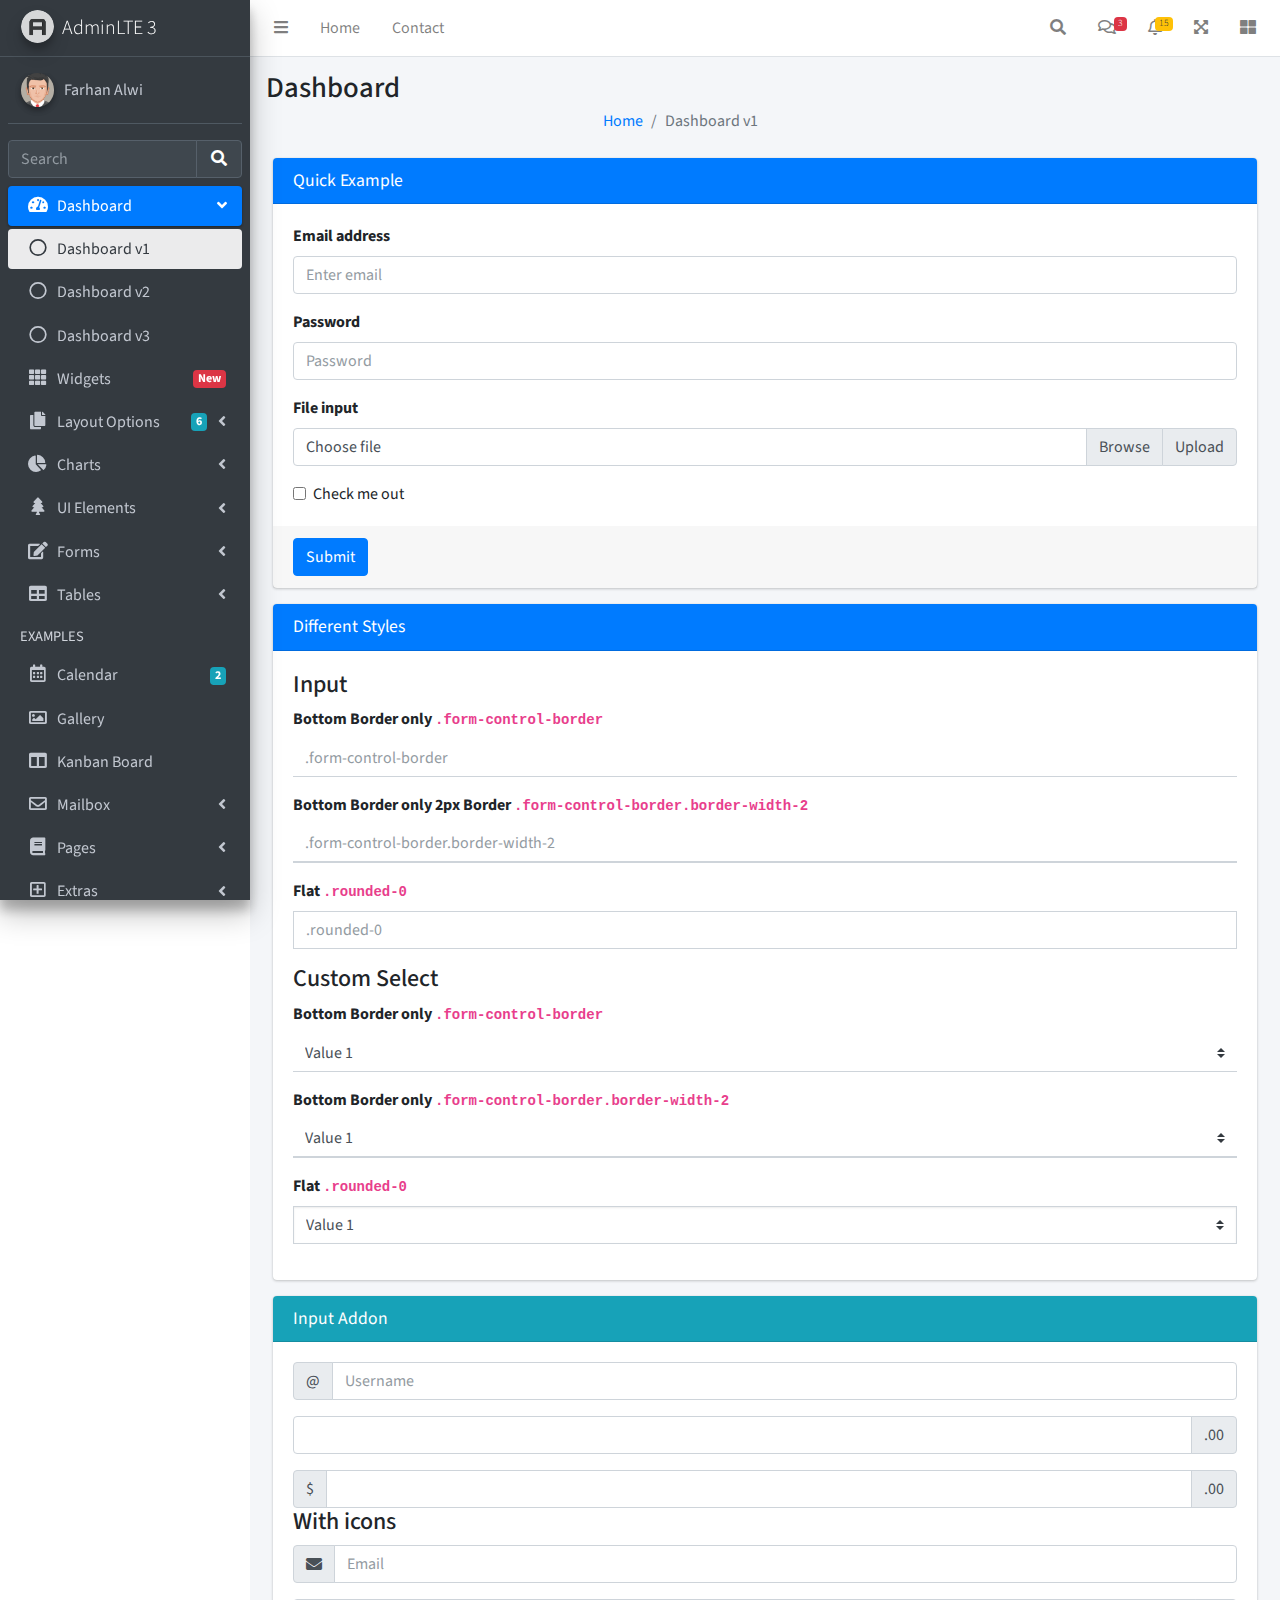
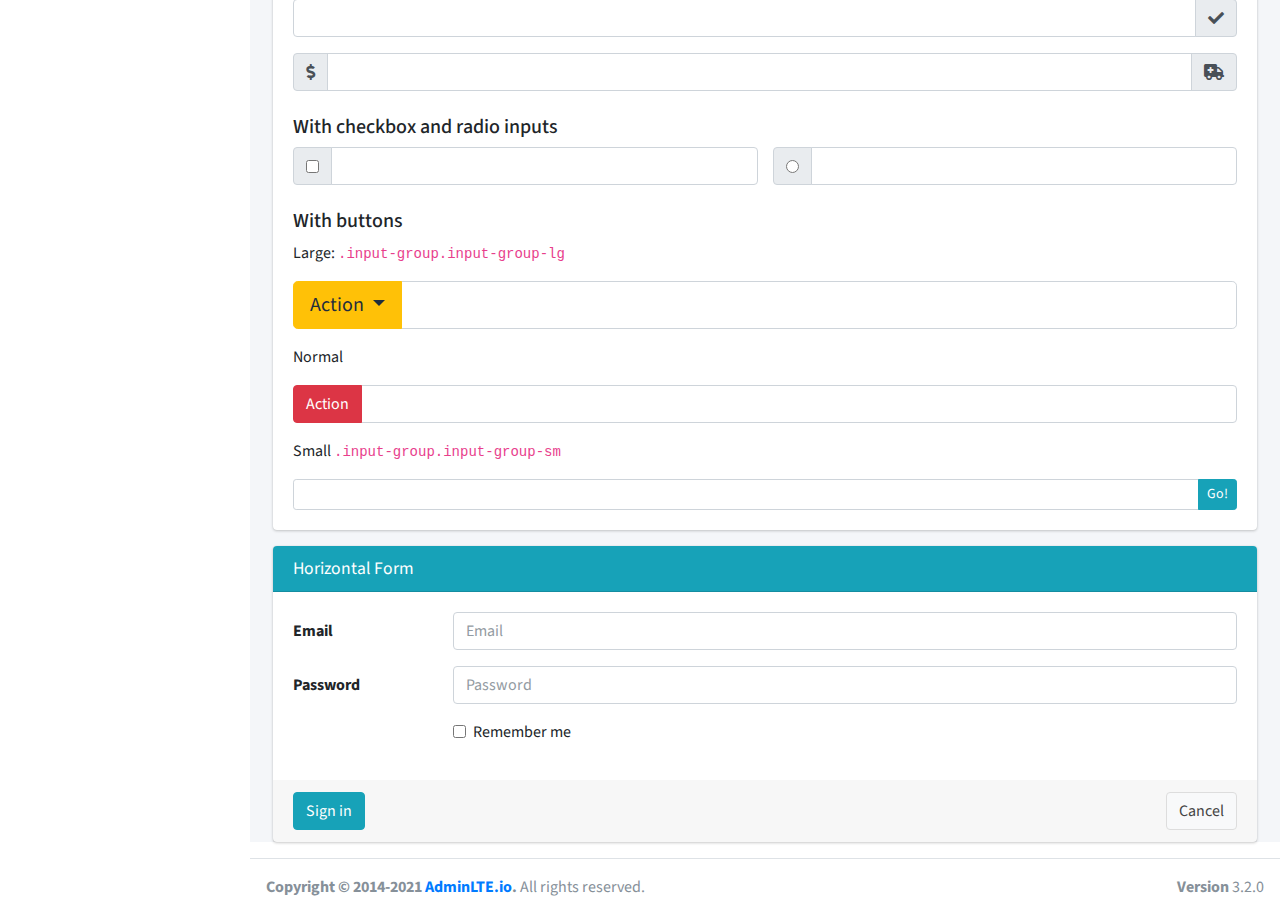
<file: praktikum 13/index.html>
<!DOCTYPE html>
<html lang="en">
<head>
  <meta charset="utf-8">
  <meta name="viewport" content="width=device-width, initial-scale=1">
  <title>AdminLTE 3 | Dashboard</title>

  <!-- Google Font: Source Sans Pro -->
  <link rel="stylesheet" href="https://fonts.googleapis.com/css?family=Source+Sans+Pro:300,400,400i,700&display=fallback">
  <!-- Font Awesome -->
  <link rel="stylesheet" href="plugins/fontawesome-free/css/all.min.css">
  <!-- Ionicons -->
  <link rel="stylesheet" href="https://code.ionicframework.com/ionicons/2.0.1/css/ionicons.min.css">
  <!-- Tempusdominus Bootstrap 4 -->
  <link rel="stylesheet" href="plugins/tempusdominus-bootstrap-4/css/tempusdominus-bootstrap-4.min.css">
  <!-- iCheck -->
  <link rel="stylesheet" href="plugins/icheck-bootstrap/icheck-bootstrap.min.css">
  <!-- JQVMap -->
  <link rel="stylesheet" href="plugins/jqvmap/jqvmap.min.css">
  <!-- Theme style -->
  <link rel="stylesheet" href="dist/css/adminlte.min.css">
  <!-- overlayScrollbars -->
  <link rel="stylesheet" href="plugins/overlayScrollbars/css/OverlayScrollbars.min.css">
  <!-- Daterange picker -->
  <link rel="stylesheet" href="plugins/daterangepicker/daterangepicker.css">
  <!-- summernote -->
  <link rel="stylesheet" href="plugins/summernote/summernote-bs4.min.css">
</head>
<body class="hold-transition sidebar-mini layout-fixed">
<div class="wrapper">

  <!-- Preloader -->
  <div class="preloader flex-column justify-content-center align-items-center">
    <img class="animation__shake" src="dist/img/AdminLTELogo.png" alt="AdminLTELogo" height="60" width="60">
  </div>

  <!-- Navbar -->
  <nav class="main-header navbar navbar-expand navbar-white navbar-light">
    <!-- Left navbar links -->
    <ul class="navbar-nav">
      <li class="nav-item">
        <a class="nav-link" data-widget="pushmenu" href="#" role="button"><i class="fas fa-bars"></i></a>
      </li>
      <li class="nav-item d-none d-sm-inline-block">
        <a href="index3.html" class="nav-link">Home</a>
      </li>
      <li class="nav-item d-none d-sm-inline-block">
        <a href="#" class="nav-link">Contact</a>
      </li>
    </ul>

    <!-- Right navbar links -->
    <ul class="navbar-nav ml-auto">
      <!-- Navbar Search -->
      <li class="nav-item">
        <a class="nav-link" data-widget="navbar-search" href="#" role="button">
          <i class="fas fa-search"></i>
        </a>
        <div class="navbar-search-block">
          <form class="form-inline">
            <div class="input-group input-group-sm">
              <input class="form-control form-control-navbar" type="search" placeholder="Search" aria-label="Search">
              <div class="input-group-append">
                <button class="btn btn-navbar" type="submit">
                  <i class="fas fa-search"></i>
                </button>
                <button class="btn btn-navbar" type="button" data-widget="navbar-search">
                  <i class="fas fa-times"></i>
                </button>
              </div>
            </div>
          </form>
        </div>
      </li>

      <!-- Messages Dropdown Menu -->
      <li class="nav-item dropdown">
        <a class="nav-link" data-toggle="dropdown" href="#">
          <i class="far fa-comments"></i>
          <span class="badge badge-danger navbar-badge">3</span>
        </a>
        <div class="dropdown-menu dropdown-menu-lg dropdown-menu-right">
          <a href="#" class="dropdown-item">
            <!-- Message Start -->
            <div class="media">
              <img src="dist/img/user1-128x128.jpg" alt="User Avatar" class="img-size-50 mr-3 img-circle">
              <div class="media-body">
                <h3 class="dropdown-item-title">
                  Brad Diesel
                  <span class="float-right text-sm text-danger"><i class="fas fa-star"></i></span>
                </h3>
                <p class="text-sm">Call me whenever you can...</p>
                <p class="text-sm text-muted"><i class="far fa-clock mr-1"></i> 4 Hours Ago</p>
              </div>
            </div>
            <!-- Message End -->
          </a>
          <div class="dropdown-divider"></div>
          <a href="#" class="dropdown-item">
            <!-- Message Start -->
            <div class="media">
              <img src="dist/img/user8-128x128.jpg" alt="User Avatar" class="img-size-50 img-circle mr-3">
              <div class="media-body">
                <h3 class="dropdown-item-title">
                  John Pierce
                  <span class="float-right text-sm text-muted"><i class="fas fa-star"></i></span>
                </h3>
                <p class="text-sm">I got your message bro</p>
                <p class="text-sm text-muted"><i class="far fa-clock mr-1"></i> 4 Hours Ago</p>
              </div>
            </div>
            <!-- Message End -->
          </a>
          <div class="dropdown-divider"></div>
          <a href="#" class="dropdown-item">
            <!-- Message Start -->
            <div class="media">
              <img src="dist/img/user3-128x128.jpg" alt="User Avatar" class="img-size-50 img-circle mr-3">
              <div class="media-body">
                <h3 class="dropdown-item-title">
                  Nora Silvester
                  <span class="float-right text-sm text-warning"><i class="fas fa-star"></i></span>
                </h3>
                <p class="text-sm">The subject goes here</p>
                <p class="text-sm text-muted"><i class="far fa-clock mr-1"></i> 4 Hours Ago</p>
              </div>
            </div>
            <!-- Message End -->
          </a>
          <div class="dropdown-divider"></div>
          <a href="#" class="dropdown-item dropdown-footer">See All Messages</a>
        </div>
      </li>
      <!-- Notifications Dropdown Menu -->
      <li class="nav-item dropdown">
        <a class="nav-link" data-toggle="dropdown" href="#">
          <i class="far fa-bell"></i>
          <span class="badge badge-warning navbar-badge">15</span>
        </a>
        <div class="dropdown-menu dropdown-menu-lg dropdown-menu-right">
          <span class="dropdown-item dropdown-header">15 Notifications</span>
          <div class="dropdown-divider"></div>
          <a href="#" class="dropdown-item">
            <i class="fas fa-envelope mr-2"></i> 4 new messages
            <span class="float-right text-muted text-sm">3 mins</span>
          </a>
          <div class="dropdown-divider"></div>
          <a href="#" class="dropdown-item">
            <i class="fas fa-users mr-2"></i> 8 friend requests
            <span class="float-right text-muted text-sm">12 hours</span>
          </a>
          <div class="dropdown-divider"></div>
          <a href="#" class="dropdown-item">
            <i class="fas fa-file mr-2"></i> 3 new reports
            <span class="float-right text-muted text-sm">2 days</span>
          </a>
          <div class="dropdown-divider"></div>
          <a href="#" class="dropdown-item dropdown-footer">See All Notifications</a>
        </div>
      </li>
      <li class="nav-item">
        <a class="nav-link" data-widget="fullscreen" href="#" role="button">
          <i class="fas fa-expand-arrows-alt"></i>
        </a>
      </li>
      <li class="nav-item">
        <a class="nav-link" data-widget="control-sidebar" data-controlsidebar-slide="true" href="#" role="button">
          <i class="fas fa-th-large"></i>
        </a>
      </li>
    </ul>
  </nav>
  <!-- /.navbar -->

  <!-- Main Sidebar Container -->
  <aside class="main-sidebar sidebar-dark-primary elevation-4">
    <!-- Brand Logo -->
    <a href="index3.html" class="brand-link">
      <img src="dist/img/AdminLTELogo.png" alt="AdminLTE Logo" class="brand-image img-circle elevation-3" style="opacity: .8">
      <span class="brand-text font-weight-light">AdminLTE 3</span>
    </a>

    <!-- Sidebar -->
    <div class="sidebar">
      <!-- Sidebar user panel (optional) -->
      <div class="user-panel mt-3 pb-3 mb-3 d-flex">
        <div class="image">
          <img src="dist/img/avatar5.png" class="img-circle elevation-2" alt="User Image">
        </div>
        <div class="info">
          <a href="#" class="d-block">Farhan Alwi</a>
        </div>
      </div>

      <!-- SidebarSearch Form -->
      <div class="form-inline">
        <div class="input-group" data-widget="sidebar-search">
          <input class="form-control form-control-sidebar" type="search" placeholder="Search" aria-label="Search">
          <div class="input-group-append">
            <button class="btn btn-sidebar">
              <i class="fas fa-search fa-fw"></i>
            </button>
          </div>
        </div>
      </div>

      <!-- Sidebar Menu -->
      <nav class="mt-2">
        <ul class="nav nav-pills nav-sidebar flex-column" data-widget="treeview" role="menu" data-accordion="false">
          <!-- Add icons to the links using the .nav-icon class
               with font-awesome or any other icon font library -->
          <li class="nav-item menu-open">
            <a href="#" class="nav-link active">
              <i class="nav-icon fas fa-tachometer-alt"></i>
              <p>
                Dashboard
                <i class="right fas fa-angle-left"></i>
              </p>
            </a>
            <ul class="nav nav-treeview">
              <li class="nav-item">
                <a href="./index.html" class="nav-link active">
                  <i class="far fa-circle nav-icon"></i>
                  <p>Dashboard v1</p>
                </a>
              </li>
              <li class="nav-item">
                <a href="./index2.html" class="nav-link">
                  <i class="far fa-circle nav-icon"></i>
                  <p>Dashboard v2</p>
                </a>
              </li>
              <li class="nav-item">
                <a href="./index3.html" class="nav-link">
                  <i class="far fa-circle nav-icon"></i>
                  <p>Dashboard v3</p>
                </a>
              </li>
            </ul>
          </li>
          <li class="nav-item">
            <a href="pages/widgets.html" class="nav-link">
              <i class="nav-icon fas fa-th"></i>
              <p>
                Widgets
                <span class="right badge badge-danger">New</span>
              </p>
            </a>
          </li>
          <li class="nav-item">
            <a href="#" class="nav-link">
              <i class="nav-icon fas fa-copy"></i>
              <p>
                Layout Options
                <i class="fas fa-angle-left right"></i>
                <span class="badge badge-info right">6</span>
              </p>
            </a>
            <ul class="nav nav-treeview">
              <li class="nav-item">
                <a href="pages/layout/top-nav.html" class="nav-link">
                  <i class="far fa-circle nav-icon"></i>
                  <p>Top Navigation</p>
                </a>
              </li>
              <li class="nav-item">
                <a href="pages/layout/top-nav-sidebar.html" class="nav-link">
                  <i class="far fa-circle nav-icon"></i>
                  <p>Top Navigation + Sidebar</p>
                </a>
              </li>
              <li class="nav-item">
                <a href="pages/layout/boxed.html" class="nav-link">
                  <i class="far fa-circle nav-icon"></i>
                  <p>Boxed</p>
                </a>
              </li>
              <li class="nav-item">
                <a href="pages/layout/fixed-sidebar.html" class="nav-link">
                  <i class="far fa-circle nav-icon"></i>
                  <p>Fixed Sidebar</p>
                </a>
              </li>
              <li class="nav-item">
                <a href="pages/layout/fixed-sidebar-custom.html" class="nav-link">
                  <i class="far fa-circle nav-icon"></i>
                  <p>Fixed Sidebar <small>+ Custom Area</small></p>
                </a>
              </li>
              <li class="nav-item">
                <a href="pages/layout/fixed-topnav.html" class="nav-link">
                  <i class="far fa-circle nav-icon"></i>
                  <p>Fixed Navbar</p>
                </a>
              </li>
              <li class="nav-item">
                <a href="pages/layout/fixed-footer.html" class="nav-link">
                  <i class="far fa-circle nav-icon"></i>
                  <p>Fixed Footer</p>
                </a>
              </li>
              <li class="nav-item">
                <a href="pages/layout/collapsed-sidebar.html" class="nav-link">
                  <i class="far fa-circle nav-icon"></i>
                  <p>Collapsed Sidebar</p>
                </a>
              </li>
            </ul>
          </li>
          <li class="nav-item">
            <a href="#" class="nav-link">
              <i class="nav-icon fas fa-chart-pie"></i>
              <p>
                Charts
                <i class="right fas fa-angle-left"></i>
              </p>
            </a>
            <ul class="nav nav-treeview">
              <li class="nav-item">
                <a href="pages/charts/chartjs.html" class="nav-link">
                  <i class="far fa-circle nav-icon"></i>
                  <p>ChartJS</p>
                </a>
              </li>
              <li class="nav-item">
                <a href="pages/charts/flot.html" class="nav-link">
                  <i class="far fa-circle nav-icon"></i>
                  <p>Flot</p>
                </a>
              </li>
              <li class="nav-item">
                <a href="pages/charts/inline.html" class="nav-link">
                  <i class="far fa-circle nav-icon"></i>
                  <p>Inline</p>
                </a>
              </li>
              <li class="nav-item">
                <a href="pages/charts/uplot.html" class="nav-link">
                  <i class="far fa-circle nav-icon"></i>
                  <p>uPlot</p>
                </a>
              </li>
            </ul>
          </li>
          <li class="nav-item">
            <a href="#" class="nav-link">
              <i class="nav-icon fas fa-tree"></i>
              <p>
                UI Elements
                <i class="fas fa-angle-left right"></i>
              </p>
            </a>
            <ul class="nav nav-treeview">
              <li class="nav-item">
                <a href="pages/UI/general.html" class="nav-link">
                  <i class="far fa-circle nav-icon"></i>
                  <p>General</p>
                </a>
              </li>
              <li class="nav-item">
                <a href="pages/UI/icons.html" class="nav-link">
                  <i class="far fa-circle nav-icon"></i>
                  <p>Icons</p>
                </a>
              </li>
              <li class="nav-item">
                <a href="pages/UI/buttons.html" class="nav-link">
                  <i class="far fa-circle nav-icon"></i>
                  <p>Buttons</p>
                </a>
              </li>
              <li class="nav-item">
                <a href="pages/UI/sliders.html" class="nav-link">
                  <i class="far fa-circle nav-icon"></i>
                  <p>Sliders</p>
                </a>
              </li>
              <li class="nav-item">
                <a href="pages/UI/modals.html" class="nav-link">
                  <i class="far fa-circle nav-icon"></i>
                  <p>Modals & Alerts</p>
                </a>
              </li>
              <li class="nav-item">
                <a href="pages/UI/navbar.html" class="nav-link">
                  <i class="far fa-circle nav-icon"></i>
                  <p>Navbar & Tabs</p>
                </a>
              </li>
              <li class="nav-item">
                <a href="pages/UI/timeline.html" class="nav-link">
                  <i class="far fa-circle nav-icon"></i>
                  <p>Timeline</p>
                </a>
              </li>
              <li class="nav-item">
                <a href="pages/UI/ribbons.html" class="nav-link">
                  <i class="far fa-circle nav-icon"></i>
                  <p>Ribbons</p>
                </a>
              </li>
            </ul>
          </li>
          <li class="nav-item">
            <a href="#" class="nav-link">
              <i class="nav-icon fas fa-edit"></i>
              <p>
                Forms
                <i class="fas fa-angle-left right"></i>
              </p>
            </a>
            <ul class="nav nav-treeview">
              <li class="nav-item">
                <a href="pages/forms/general.html" class="nav-link">
                  <i class="far fa-circle nav-icon"></i>
                  <p>General Elements</p>
                </a>
              </li>
              <li class="nav-item">
                <a href="pages/forms/advanced.html" class="nav-link">
                  <i class="far fa-circle nav-icon"></i>
                  <p>Advanced Elements</p>
                </a>
              </li>
              <li class="nav-item">
                <a href="pages/forms/editors.html" class="nav-link">
                  <i class="far fa-circle nav-icon"></i>
                  <p>Editors</p>
                </a>
              </li>
              <li class="nav-item">
                <a href="pages/forms/validation.html" class="nav-link">
                  <i class="far fa-circle nav-icon"></i>
                  <p>Validation</p>
                </a>
              </li>
            </ul>
          </li>
          <li class="nav-item">
            <a href="#" class="nav-link">
              <i class="nav-icon fas fa-table"></i>
              <p>
                Tables
                <i class="fas fa-angle-left right"></i>
              </p>
            </a>
            <ul class="nav nav-treeview">
              <li class="nav-item">
                <a href="pages/tables/simple.html" class="nav-link">
                  <i class="far fa-circle nav-icon"></i>
                  <p>Simple Tables</p>
                </a>
              </li>
              <li class="nav-item">
                <a href="pages/tables/data.html" class="nav-link">
                  <i class="far fa-circle nav-icon"></i>
                  <p>DataTables</p>
                </a>
              </li>
              <li class="nav-item">
                <a href="pages/tables/jsgrid.html" class="nav-link">
                  <i class="far fa-circle nav-icon"></i>
                  <p>jsGrid</p>
                </a>
              </li>
            </ul>
          </li>
          <li class="nav-header">EXAMPLES</li>
          <li class="nav-item">
            <a href="pages/calendar.html" class="nav-link">
              <i class="nav-icon far fa-calendar-alt"></i>
              <p>
                Calendar
                <span class="badge badge-info right">2</span>
              </p>
            </a>
          </li>
          <li class="nav-item">
            <a href="pages/gallery.html" class="nav-link">
              <i class="nav-icon far fa-image"></i>
              <p>
                Gallery
              </p>
            </a>
          </li>
          <li class="nav-item">
            <a href="pages/kanban.html" class="nav-link">
              <i class="nav-icon fas fa-columns"></i>
              <p>
                Kanban Board
              </p>
            </a>
          </li>
          <li class="nav-item">
            <a href="#" class="nav-link">
              <i class="nav-icon far fa-envelope"></i>
              <p>
                Mailbox
                <i class="fas fa-angle-left right"></i>
              </p>
            </a>
            <ul class="nav nav-treeview">
              <li class="nav-item">
                <a href="pages/mailbox/mailbox.html" class="nav-link">
                  <i class="far fa-circle nav-icon"></i>
                  <p>Inbox</p>
                </a>
              </li>
              <li class="nav-item">
                <a href="pages/mailbox/compose.html" class="nav-link">
                  <i class="far fa-circle nav-icon"></i>
                  <p>Compose</p>
                </a>
              </li>
              <li class="nav-item">
                <a href="pages/mailbox/read-mail.html" class="nav-link">
                  <i class="far fa-circle nav-icon"></i>
                  <p>Read</p>
                </a>
              </li>
            </ul>
          </li>
          <li class="nav-item">
            <a href="#" class="nav-link">
              <i class="nav-icon fas fa-book"></i>
              <p>
                Pages
                <i class="fas fa-angle-left right"></i>
              </p>
            </a>
            <ul class="nav nav-treeview">
              <li class="nav-item">
                <a href="pages/examples/invoice.html" class="nav-link">
                  <i class="far fa-circle nav-icon"></i>
                  <p>Invoice</p>
                </a>
              </li>
              <li class="nav-item">
                <a href="pages/examples/profile.html" class="nav-link">
                  <i class="far fa-circle nav-icon"></i>
                  <p>Profile</p>
                </a>
              </li>
              <li class="nav-item">
                <a href="pages/examples/e-commerce.html" class="nav-link">
                  <i class="far fa-circle nav-icon"></i>
                  <p>E-commerce</p>
                </a>
              </li>
              <li class="nav-item">
                <a href="pages/examples/projects.html" class="nav-link">
                  <i class="far fa-circle nav-icon"></i>
                  <p>Projects</p>
                </a>
              </li>
              <li class="nav-item">
                <a href="pages/examples/project-add.html" class="nav-link">
                  <i class="far fa-circle nav-icon"></i>
                  <p>Project Add</p>
                </a>
              </li>
              <li class="nav-item">
                <a href="pages/examples/project-edit.html" class="nav-link">
                  <i class="far fa-circle nav-icon"></i>
                  <p>Project Edit</p>
                </a>
              </li>
              <li class="nav-item">
                <a href="pages/examples/project-detail.html" class="nav-link">
                  <i class="far fa-circle nav-icon"></i>
                  <p>Project Detail</p>
                </a>
              </li>
              <li class="nav-item">
                <a href="pages/examples/contacts.html" class="nav-link">
                  <i class="far fa-circle nav-icon"></i>
                  <p>Contacts</p>
                </a>
              </li>
              <li class="nav-item">
                <a href="pages/examples/faq.html" class="nav-link">
                  <i class="far fa-circle nav-icon"></i>
                  <p>FAQ</p>
                </a>
              </li>
              <li class="nav-item">
                <a href="pages/examples/contact-us.html" class="nav-link">
                  <i class="far fa-circle nav-icon"></i>
                  <p>Contact us</p>
                </a>
              </li>
            </ul>
          </li>
          <li class="nav-item">
            <a href="#" class="nav-link">
              <i class="nav-icon far fa-plus-square"></i>
              <p>
                Extras
                <i class="fas fa-angle-left right"></i>
              </p>
            </a>
            <ul class="nav nav-treeview">
              <li class="nav-item">
                <a href="#" class="nav-link">
                  <i class="far fa-circle nav-icon"></i>
                  <p>
                    Login & Register v1
                    <i class="fas fa-angle-left right"></i>
                  </p>
                </a>
                <ul class="nav nav-treeview">
                  <li class="nav-item">
                    <a href="pages/examples/login.html" class="nav-link">
                      <i class="far fa-circle nav-icon"></i>
                      <p>Login v1</p>
                    </a>
                  </li>
                  <li class="nav-item">
                    <a href="pages/examples/register.html" class="nav-link">
                      <i class="far fa-circle nav-icon"></i>
                      <p>Register v1</p>
                    </a>
                  </li>
                  <li class="nav-item">
                    <a href="pages/examples/forgot-password.html" class="nav-link">
                      <i class="far fa-circle nav-icon"></i>
                      <p>Forgot Password v1</p>
                    </a>
                  </li>
                  <li class="nav-item">
                    <a href="pages/examples/recover-password.html" class="nav-link">
                      <i class="far fa-circle nav-icon"></i>
                      <p>Recover Password v1</p>
                    </a>
                  </li>
                </ul>
              </li>
              <li class="nav-item">
                <a href="#" class="nav-link">
                  <i class="far fa-circle nav-icon"></i>
                  <p>
                    Login & Register v2
                    <i class="fas fa-angle-left right"></i>
                  </p>
                </a>
                <ul class="nav nav-treeview">
                  <li class="nav-item">
                    <a href="pages/examples/login-v2.html" class="nav-link">
                      <i class="far fa-circle nav-icon"></i>
                      <p>Login v2</p>
                    </a>
                  </li>
                  <li class="nav-item">
                    <a href="pages/examples/register-v2.html" class="nav-link">
                      <i class="far fa-circle nav-icon"></i>
                      <p>Register v2</p>
                    </a>
                  </li>
                  <li class="nav-item">
                    <a href="pages/examples/forgot-password-v2.html" class="nav-link">
                      <i class="far fa-circle nav-icon"></i>
                      <p>Forgot Password v2</p>
                    </a>
                  </li>
                  <li class="nav-item">
                    <a href="pages/examples/recover-password-v2.html" class="nav-link">
                      <i class="far fa-circle nav-icon"></i>
                      <p>Recover Password v2</p>
                    </a>
                  </li>
                </ul>
              </li>
              <li class="nav-item">
                <a href="pages/examples/lockscreen.html" class="nav-link">
                  <i class="far fa-circle nav-icon"></i>
                  <p>Lockscreen</p>
                </a>
              </li>
              <li class="nav-item">
                <a href="pages/examples/legacy-user-menu.html" class="nav-link">
                  <i class="far fa-circle nav-icon"></i>
                  <p>Legacy User Menu</p>
                </a>
              </li>
              <li class="nav-item">
                <a href="pages/examples/language-menu.html" class="nav-link">
                  <i class="far fa-circle nav-icon"></i>
                  <p>Language Menu</p>
                </a>
              </li>
              <li class="nav-item">
                <a href="pages/examples/404.html" class="nav-link">
                  <i class="far fa-circle nav-icon"></i>
                  <p>Error 404</p>
                </a>
              </li>
              <li class="nav-item">
                <a href="pages/examples/500.html" class="nav-link">
                  <i class="far fa-circle nav-icon"></i>
                  <p>Error 500</p>
                </a>
              </li>
              <li class="nav-item">
                <a href="pages/examples/pace.html" class="nav-link">
                  <i class="far fa-circle nav-icon"></i>
                  <p>Pace</p>
                </a>
              </li>
              <li class="nav-item">
                <a href="pages/examples/blank.html" class="nav-link">
                  <i class="far fa-circle nav-icon"></i>
                  <p>Blank Page</p>
                </a>
              </li>
              <li class="nav-item">
                <a href="starter.html" class="nav-link">
                  <i class="far fa-circle nav-icon"></i>
                  <p>Starter Page</p>
                </a>
              </li>
            </ul>
          </li>
          <li class="nav-item">
            <a href="#" class="nav-link">
              <i class="nav-icon fas fa-search"></i>
              <p>
                Search
                <i class="fas fa-angle-left right"></i>
              </p>
            </a>
            <ul class="nav nav-treeview">
              <li class="nav-item">
                <a href="pages/search/simple.html" class="nav-link">
                  <i class="far fa-circle nav-icon"></i>
                  <p>Simple Search</p>
                </a>
              </li>
              <li class="nav-item">
                <a href="pages/search/enhanced.html" class="nav-link">
                  <i class="far fa-circle nav-icon"></i>
                  <p>Enhanced</p>
                </a>
              </li>
            </ul>
          </li>
          <li class="nav-header">MISCELLANEOUS</li>
          <li class="nav-item">
            <a href="iframe.html" class="nav-link">
              <i class="nav-icon fas fa-ellipsis-h"></i>
              <p>Tabbed IFrame Plugin</p>
            </a>
          </li>
          <li class="nav-item">
            <a href="https://adminlte.io/docs/3.1/" class="nav-link">
              <i class="nav-icon fas fa-file"></i>
              <p>Documentation</p>
            </a>
          </li>
          <li class="nav-header">MULTI LEVEL EXAMPLE</li>
          <li class="nav-item">
            <a href="#" class="nav-link">
              <i class="fas fa-circle nav-icon"></i>
              <p>Level 1</p>
            </a>
          </li>
          <li class="nav-item">
            <a href="#" class="nav-link">
              <i class="nav-icon fas fa-circle"></i>
              <p>
                Level 1
                <i class="right fas fa-angle-left"></i>
              </p>
            </a>
            <ul class="nav nav-treeview">
              <li class="nav-item">
                <a href="#" class="nav-link">
                  <i class="far fa-circle nav-icon"></i>
                  <p>Level 2</p>
                </a>
              </li>
              <li class="nav-item">
                <a href="#" class="nav-link">
                  <i class="far fa-circle nav-icon"></i>
                  <p>
                    Level 2
                    <i class="right fas fa-angle-left"></i>
                  </p>
                </a>
                <ul class="nav nav-treeview">
                  <li class="nav-item">
                    <a href="#" class="nav-link">
                      <i class="far fa-dot-circle nav-icon"></i>
                      <p>Level 3</p>
                    </a>
                  </li>
                  <li class="nav-item">
                    <a href="#" class="nav-link">
                      <i class="far fa-dot-circle nav-icon"></i>
                      <p>Level 3</p>
                    </a>
                  </li>
                  <li class="nav-item">
                    <a href="#" class="nav-link">
                      <i class="far fa-dot-circle nav-icon"></i>
                      <p>Level 3</p>
                    </a>
                  </li>
                </ul>
              </li>
              <li class="nav-item">
                <a href="#" class="nav-link">
                  <i class="far fa-circle nav-icon"></i>
                  <p>Level 2</p>
                </a>
              </li>
            </ul>
          </li>
          <li class="nav-item">
            <a href="#" class="nav-link">
              <i class="fas fa-circle nav-icon"></i>
              <p>Level 1</p>
            </a>
          </li>
          <li class="nav-header">LABELS</li>
          <li class="nav-item">
            <a href="#" class="nav-link">
              <i class="nav-icon far fa-circle text-danger"></i>
              <p class="text">Important</p>
            </a>
          </li>
          <li class="nav-item">
            <a href="#" class="nav-link">
              <i class="nav-icon far fa-circle text-warning"></i>
              <p>Warning</p>
            </a>
          </li>
          <li class="nav-item">
            <a href="#" class="nav-link">
              <i class="nav-icon far fa-circle text-info"></i>
              <p>Informational</p>
            </a>
          </li>
        </ul>
      </nav>
      <!-- /.sidebar-menu -->
    </div>
    <!-- /.sidebar -->
  </aside>

  <!-- Content Wrapper. Contains page content -->
  <div class="content-wrapper">
    <!-- Content Header (Page header) -->
    <div class="content-header">
      <div class="container-fluid">
        <div class="row mb-2">
          <div class="col-sm-9">
            <h1 class="m-0">Dashboard</h1>
          </div><!-- /.col -->
          <div class="col-sm-6">
            <ol class="breadcrumb float-sm-right">
              <li class="breadcrumb-item"><a href="#">Home</a></li>
              <li class="breadcrumb-item active">Dashboard v1</li>
            </ol>
          </div><!-- /.col -->
        </div><!-- /.row -->
      </div><!-- /.container-fluid -->
    </div>
    <!-- /.content-header -->

    <!-- Main content -->
    <section class="content">
      <div class="container-fluid">
        <div class="col-md-12">
          <!-- general form elements -->
          <div class="card card-primary">
            <div class="card-header">
              <h3 class="card-title">Quick Example</h3>
            </div>
            <!-- /.card-header -->
            <!-- form start -->
            <form>
              <div class="card-body">
                <div class="form-group">
                  <label for="exampleInputEmail1">Email address</label>
                  <input type="email" class="form-control" id="exampleInputEmail1" placeholder="Enter email">
                </div>
                <div class="form-group">
                  <label for="exampleInputPassword1">Password</label>
                  <input type="password" class="form-control" id="exampleInputPassword1" placeholder="Password">
                </div>
                <div class="form-group">
                  <label for="exampleInputFile">File input</label>
                  <div class="input-group">
                    <div class="custom-file">
                      <input type="file" class="custom-file-input" id="exampleInputFile">
                      <label class="custom-file-label" for="exampleInputFile">Choose file</label>
                    </div>
                    <div class="input-group-append">
                      <span class="input-group-text">Upload</span>
                    </div>
                  </div>
                </div>
                <div class="form-check">
                  <input type="checkbox" class="form-check-input" id="exampleCheck1">
                  <label class="form-check-label" for="exampleCheck1">Check me out</label>
                </div>
              </div>
              <!-- /.card-body -->

              <div class="card-footer">
                <button type="submit" class="btn btn-primary">Submit</button>
              </div>
            </form>
          </div>
          <!-- /.card -->

          <!-- general form elements -->
          <div class="card card-primary">
            <div class="card-header">
              <h3 class="card-title">Different Styles</h3>
            </div>
            <!-- /.card-header -->
            <div class="card-body">
              <h4>Input</h4>
              <div class="form-group">
                <label for="exampleInputBorder">Bottom Border only <code>.form-control-border</code></label>
                <input type="text" class="form-control form-control-border" id="exampleInputBorder" placeholder=".form-control-border">
              </div>
              <div class="form-group">
                <label for="exampleInputBorderWidth2">Bottom Border only 2px Border <code>.form-control-border.border-width-2</code></label>
                <input type="text" class="form-control form-control-border border-width-2" id="exampleInputBorderWidth2" placeholder=".form-control-border.border-width-2">
              </div>
              <div class="form-group">
                <label for="exampleInputRounded0">Flat <code>.rounded-0</code></label>
                <input type="text" class="form-control rounded-0" id="exampleInputRounded0" placeholder=".rounded-0">
              </div>
              <h4>Custom Select</h4>
              <div class="form-group">
                <label for="exampleSelectBorder">Bottom Border only <code>.form-control-border</code></label>
                <select class="custom-select form-control-border" id="exampleSelectBorder">
                  <option>Value 1</option>
                  <option>Value 2</option>
                  <option>Value 3</option>
                </select>
              </div>
              <div class="form-group">
                <label for="exampleSelectBorderWidth2">Bottom Border only <code>.form-control-border.border-width-2</code></label>
                <select class="custom-select form-control-border border-width-2" id="exampleSelectBorderWidth2">
                  <option>Value 1</option>
                  <option>Value 2</option>
                  <option>Value 3</option>
                </select>
              </div>
              <div class="form-group">
                <label for="exampleSelectRounded0">Flat <code>.rounded-0</code></label>
                <select class="custom-select rounded-0" id="exampleSelectRounded0">
                  <option>Value 1</option>
                  <option>Value 2</option>
                  <option>Value 3</option>
                </select>
              </div>
            </div>
            <!-- /.card-body -->
          </div>
          <!-- /.card -->

          <!-- Input addon -->
          <div class="card card-info">
            <div class="card-header">
              <h3 class="card-title">Input Addon</h3>
            </div>
            <div class="card-body">
              <div class="input-group mb-3">
                <div class="input-group-prepend">
                  <span class="input-group-text">@</span>
                </div>
                <input type="text" class="form-control" placeholder="Username">
              </div>

              <div class="input-group mb-3">
                <input type="text" class="form-control">
                <div class="input-group-append">
                  <span class="input-group-text">.00</span>
                </div>
              </div>

              <div class="input-group">
                <div class="input-group-prepend">
                  <span class="input-group-text">$</span>
                </div>
                <input type="text" class="form-control">
                <div class="input-group-append">
                  <span class="input-group-text">.00</span>
                </div>
              </div>

              <h4>With icons</h4>

              <div class="input-group mb-3">
                <div class="input-group-prepend">
                  <span class="input-group-text"><i class="fas fa-envelope"></i></span>
                </div>
                <input type="email" class="form-control" placeholder="Email">
              </div>

              <div class="input-group mb-3">
                <input type="text" class="form-control">
                <div class="input-group-append">
                  <span class="input-group-text"><i class="fas fa-check"></i></span>
                </div>
              </div>

              <div class="input-group">
                <div class="input-group-prepend">
                  <span class="input-group-text">
                    <i class="fas fa-dollar-sign"></i>
                  </span>
                </div>
                <input type="text" class="form-control">
                <div class="input-group-append">
                  <div class="input-group-text"><i class="fas fa-ambulance"></i></div>
                </div>
              </div>

              <h5 class="mt-4 mb-2">With checkbox and radio inputs</h5>

              <div class="row">
                <div class="col-lg-6">
                  <div class="input-group">
                    <div class="input-group-prepend">
                      <span class="input-group-text">
                        <input type="checkbox">
                      </span>
                    </div>
                    <input type="text" class="form-control">
                  </div>
                  <!-- /input-group -->
                </div>
                <!-- /.col-lg-6 -->
                <div class="col-lg-6">
                  <div class="input-group">
                    <div class="input-group-prepend">
                      <span class="input-group-text"><input type="radio"></span>
                    </div>
                    <input type="text" class="form-control">
                  </div>
                  <!-- /input-group -->
                </div>
                <!-- /.col-lg-6 -->
              </div>
              <!-- /.row -->

              <h5 class="mt-4 mb-2">With buttons</h5>

              <p>Large: <code>.input-group.input-group-lg</code></p>

              <div class="input-group input-group-lg mb-3">
                <div class="input-group-prepend">
                  <button type="button" class="btn btn-warning dropdown-toggle" data-toggle="dropdown">
                    Action
                  </button>
                  <ul class="dropdown-menu">
                    <li class="dropdown-item"><a href="#">Action</a></li>
                    <li class="dropdown-item"><a href="#">Another action</a></li>
                    <li class="dropdown-item"><a href="#">Something else here</a></li>
                    <li class="dropdown-divider"></li>
                    <li class="dropdown-item"><a href="#">Separated link</a></li>
                  </ul>
                </div>
                <!-- /btn-group -->
                <input type="text" class="form-control">
              </div>
              <!-- /input-group -->

              <p>Normal</p>
              <div class="input-group mb-3">
                <div class="input-group-prepend">
                  <button type="button" class="btn btn-danger">Action</button>
                </div>
                <!-- /btn-group -->
                <input type="text" class="form-control">
              </div>
              <!-- /input-group -->

              <p>Small <code>.input-group.input-group-sm</code></p>
              <div class="input-group input-group-sm">
                <input type="text" class="form-control">
                <span class="input-group-append">
                  <button type="button" class="btn btn-info btn-flat">Go!</button>
                </span>
              </div>
              <!-- /input-group -->
            </div>
            <!-- /.card-body -->
          </div>
          <!-- /.card -->
          <!-- Horizontal Form -->
          <div class="card card-info">
            <div class="card-header">
              <h3 class="card-title">Horizontal Form</h3>
            </div>
            <!-- /.card-header -->
            <!-- form start -->
            <form class="form-horizontal">
              <div class="card-body">
                <div class="form-group row">
                  <label for="inputEmail3" class="col-sm-2 col-form-label">Email</label>
                  <div class="col-sm-10">
                    <input type="email" class="form-control" id="inputEmail3" placeholder="Email">
                  </div>
                </div>
                <div class="form-group row">
                  <label for="inputPassword3" class="col-sm-2 col-form-label">Password</label>
                  <div class="col-sm-10">
                    <input type="password" class="form-control" id="inputPassword3" placeholder="Password">
                  </div>
                </div>
                <div class="form-group row">
                  <div class="offset-sm-2 col-sm-10">
                    <div class="form-check">
                      <input type="checkbox" class="form-check-input" id="exampleCheck2">
                      <label class="form-check-label" for="exampleCheck2">Remember me</label>
                    </div>
                  </div>
                </div>
              </div>
              <!-- /.card-body -->
              <div class="card-footer">
                <button type="submit" class="btn btn-info">Sign in</button>
                <button type="submit" class="btn btn-default float-right">Cancel</button>
              </div>
              <!-- /.card-footer -->
            </form>
          </div>
          <!-- /.card -->

        </div>
      </div><!-- /.container-fluid -->
    </section>
    <!-- /.content -->
  </div>
  <!-- /.content-wrapper -->
  <footer class="main-footer">
    <strong>Copyright &copy; 2014-2021 <a href="https://adminlte.io">AdminLTE.io</a>.</strong>
    All rights reserved.
    <div class="float-right d-none d-sm-inline-block">
      <b>Version</b> 3.2.0
    </div>
  </footer>

  <!-- Control Sidebar -->
  <aside class="control-sidebar control-sidebar-dark">
    <!-- Control sidebar content goes here -->
  </aside>
  <!-- /.control-sidebar -->
</div>
<!-- ./wrapper -->

<!-- jQuery -->
<script src="plugins/jquery/jquery.min.js"></script>
<!-- jQuery UI 1.11.4 -->
<script src="plugins/jquery-ui/jquery-ui.min.js"></script>
<!-- Resolve conflict in jQuery UI tooltip with Bootstrap tooltip -->
<script>
  $.widget.bridge('uibutton', $.ui.button)
</script>
<!-- Bootstrap 4 -->
<script src="plugins/bootstrap/js/bootstrap.bundle.min.js"></script>
<!-- ChartJS -->
<script src="plugins/chart.js/Chart.min.js"></script>
<!-- Sparkline -->
<script src="plugins/sparklines/sparkline.js"></script>
<!-- JQVMap -->
<script src="plugins/jqvmap/jquery.vmap.min.js"></script>
<script src="plugins/jqvmap/maps/jquery.vmap.usa.js"></script>
<!-- jQuery Knob Chart -->
<script src="plugins/jquery-knob/jquery.knob.min.js"></script>
<!-- daterangepicker -->
<script src="plugins/moment/moment.min.js"></script>
<script src="plugins/daterangepicker/daterangepicker.js"></script>
<!-- Tempusdominus Bootstrap 4 -->
<script src="plugins/tempusdominus-bootstrap-4/js/tempusdominus-bootstrap-4.min.js"></script>
<!-- Summernote -->
<script src="plugins/summernote/summernote-bs4.min.js"></script>
<!-- overlayScrollbars -->
<script src="plugins/overlayScrollbars/js/jquery.overlayScrollbars.min.js"></script>
<!-- AdminLTE App -->
<script src="dist/js/adminlte.js"></script>
<!-- AdminLTE for demo purposes -->
<script src="dist/js/demo.js"></script>
<!-- AdminLTE dashboard demo (This is only for demo purposes) -->
<script src="dist/js/pages/dashboard.js"></script>
</body>
</html>
</file>
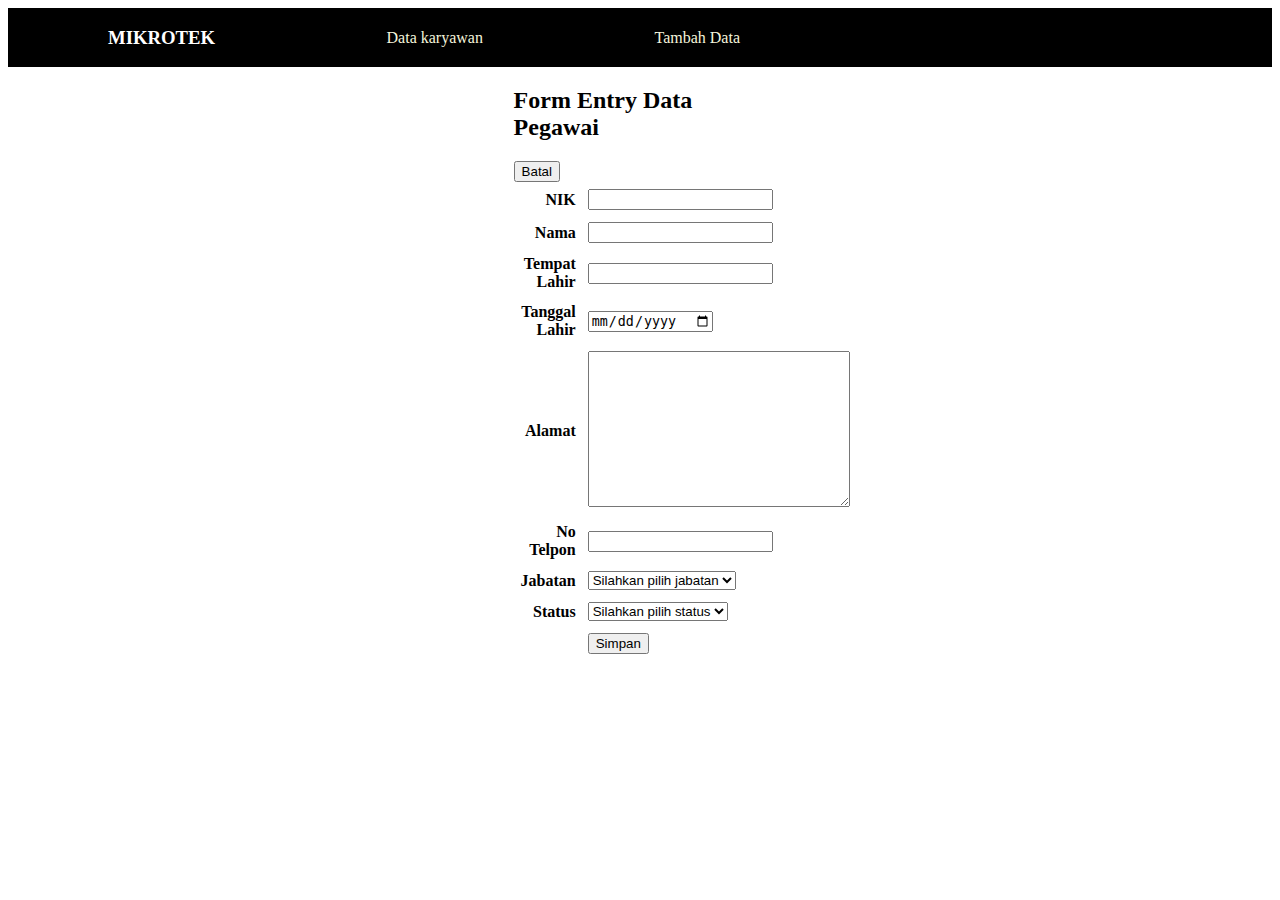
<file: praktikum 7/index.html>
<!DOCTYPE html>
<html lang="en">
<head>
    <meta charset="UTF-8">
    <meta name="viewport" content="width=device-width, initial-scale=1.0">
    <title>Pra UTS-Form</title>
    <link rel="stylesheet" href="style.css">
</head>
<body>
    <nav>
        <div class="Karyawan">
            <h3>MIKROTEK</h3>
            <a href="">Data karyawan</a>
            <a href="">Tambah Data</a>
        </div>
    </nav>
    <div class="container">
        <form action="">
            <h2>Form Entry Data Pegawai</h2>
            <table>
                <tr>
                    <th>NIK</th>
                    <td>
                        <input type="number"
                    </td>
                </tr>
                <tr>
                    <th>Nama</th>
                    <td>
                        <input type="text"
                    </td>
                </tr>
                <tr>
                    <th>Tempat Lahir</th>
                    <td>
                        <input type="text"
                    </td>
                </tr>
                <tr>
                    <th>Tanggal Lahir</th>
                    <td>
                        <input type="date"
                    </td>
                </tr>
                <tr>
                    <th>Alamat</th>
                    <td>
                        <textarea name="" id="" cols="30" rows="10"></textarea>
                    </td>
                </tr>
                <tr>
                    <th>No Telpon</th>
                    <td>
                        <input type="number"
                    </td>
                </tr>
                <tr>
                    <th>Jabatan</th>
                    <td>
                        <select name="" id="">
                            <option value="">Silahkan pilih jabatan</option>
                            <option value="">CEO</option>
                            <option value="">Manager</option>
                            <option value="">Staff</option>
                        </select>
                    </td>
                </tr>
                <tr>
                    <th>Status</th>
                    <td>
                        <select name="" id="">
                            <option value="">Silahkan pilih status</option>
                            <option value="">Sudah Menikah</option>
                            <option value="">Belum Menikah</option>
                        </select>
                    </td>
                </tr>
                <tr>
                    <th></th>
                    <td>
                        <button>Simpan</button>
                    </td>
                    <button>Batal</button>
                </tr>
            </table>
        </form>
    </div>
</body>
</html>
</file>
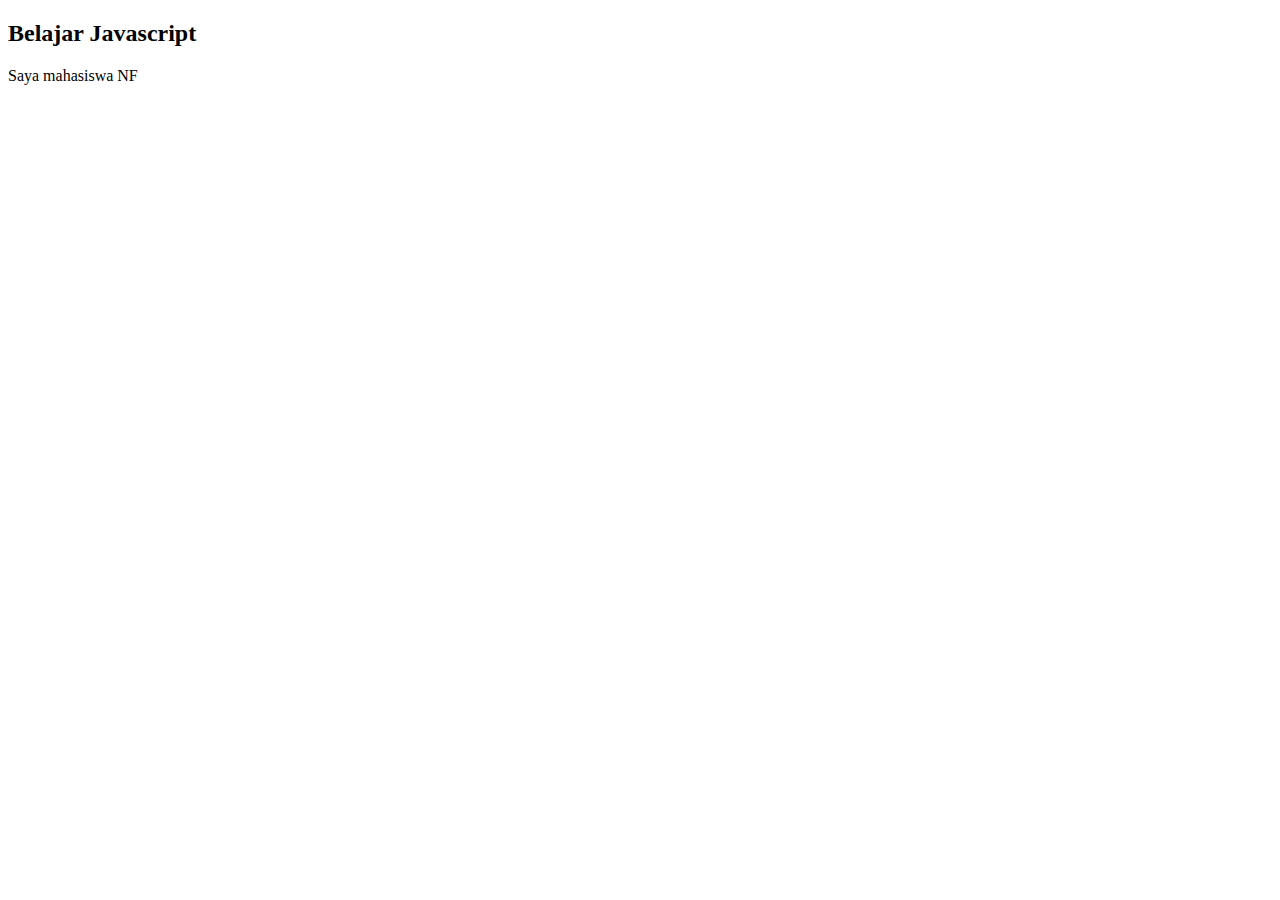
<file: praktikum 11/js01.html>
<!DOCTYPE html>
<html lang="en">
<head>
    <meta charset="UTF-8">
    <meta name="viewport" content="width=device-width, initial-scale=1.0">
    <title>Latihan Javascript</title>
</head>
<body>
    <Body>
        <h2> Belajar Javascript</h2>
        <p id="nf"></p>

        <script>
            document.getElementById("nf").innerHTML = "Saya mahasiswa NF";
        </script>
    </Body>
</body>
</html>
</file>
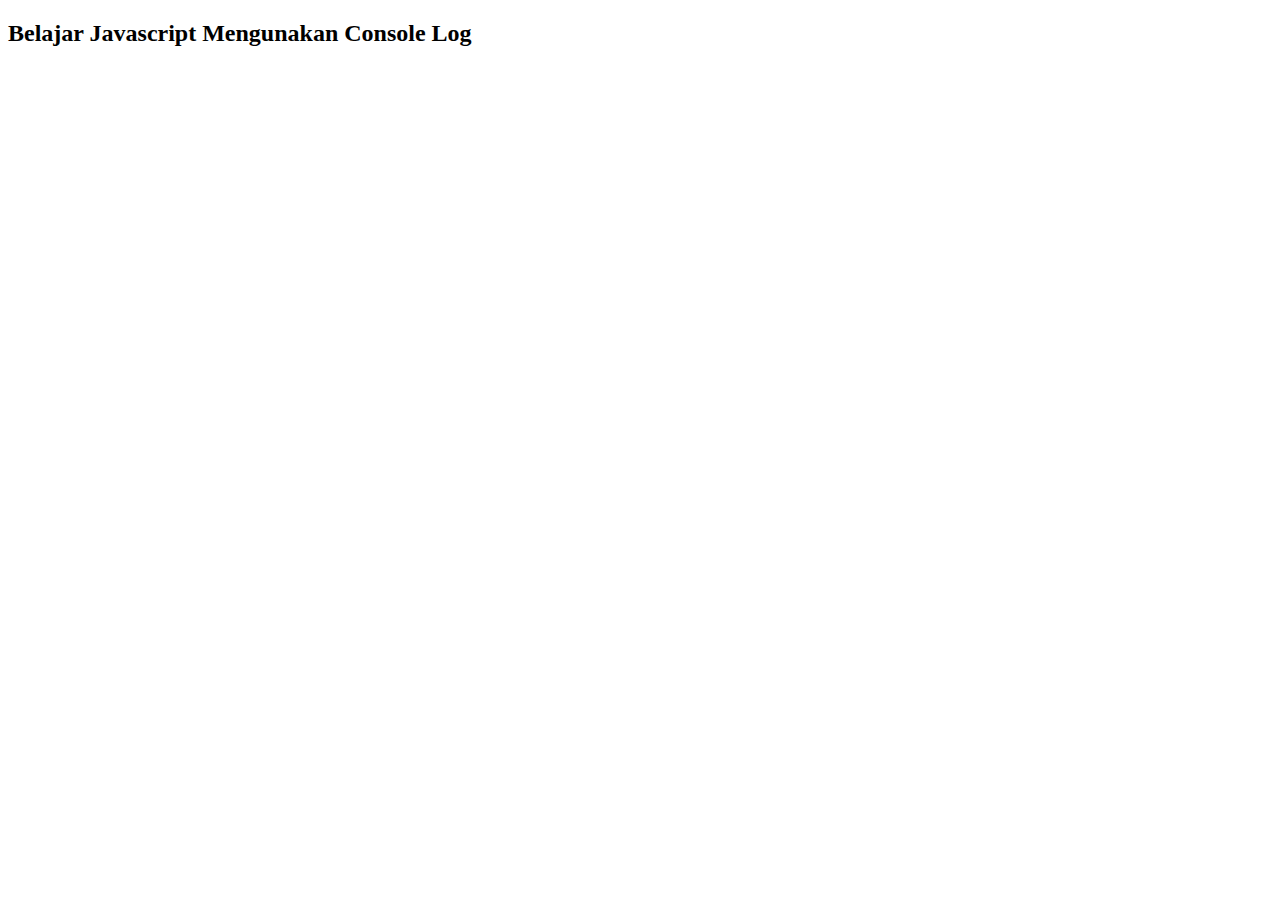
<file: praktikum 11/js02.html>
<!DOCTYPE html>
<html lang="en">
<head>
    <meta charset="UTF-8">
    <meta name="viewport" content="width=device-width, initial-scale=1.0">
    <title>Document</title>
</head>
<body>
    <h2> Belajar Javascript Mengunakan Console Log</h2>
    <script>
        // Variabel
        let nama = "Lukman";
        console.log("Nama Saya " + nama);
        let bilangan1 = 5;
        let bilangan2 = 3;

        let hasil = bilangan1 - bilangan2;
        console.log(bilangan1 + "-" + bilangan2 + "=" + hasil);
    </script>
</body>
</html>
</file>
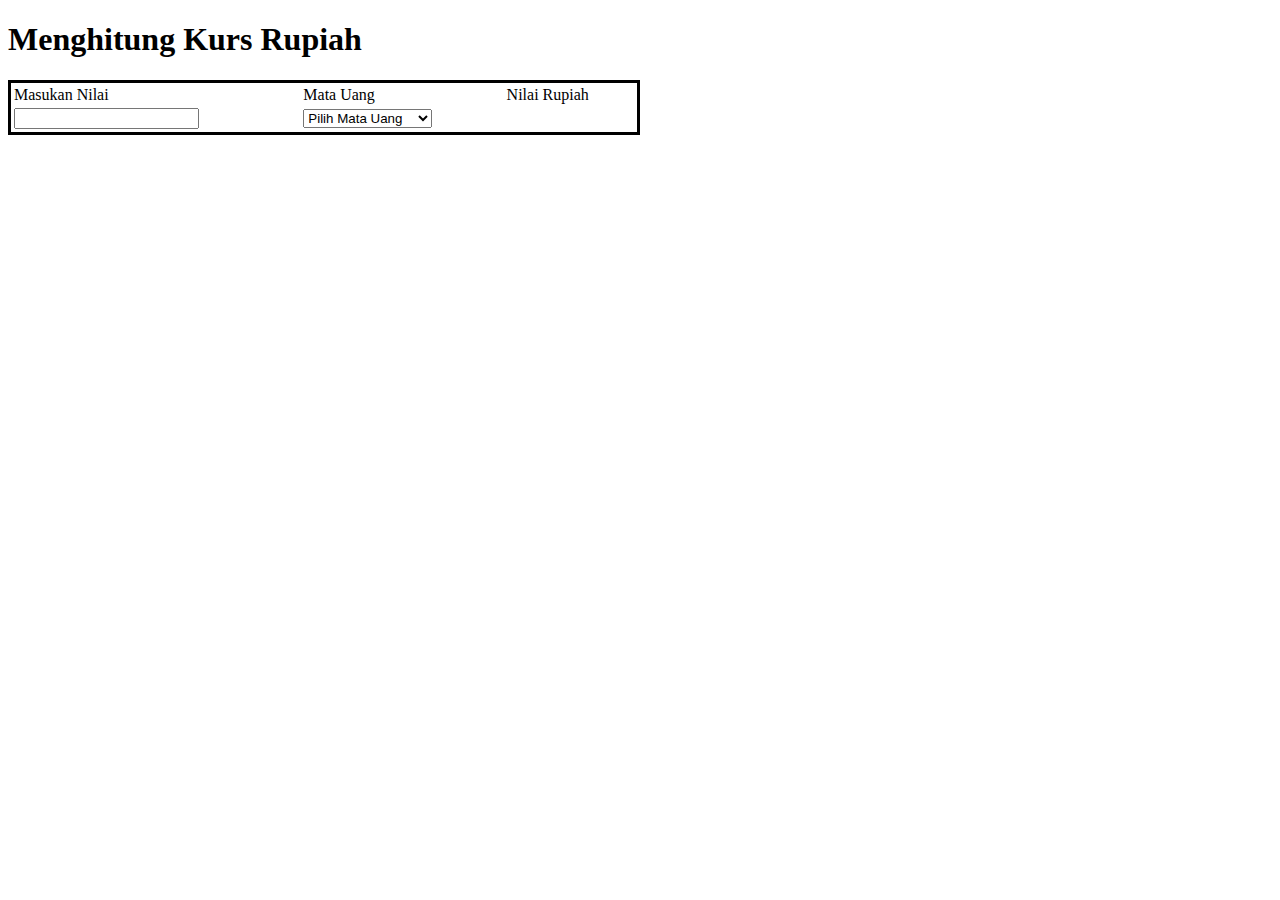
<file: praktikum 11/kurs_rupiah.html>
<!DOCTYPE html>
<html lang="en">
<head>
    <meta charset="UTF-8">
    <meta name="viewport" content="width=device-width, initial-scale=1.0">
    <title>Menghitung Kurs Rupiah</title>
    <style>
        table{
            border: solid black;
        }
    </style>

    <script>

        function kalkulator(){
            let input = document.getElementById("inputan").value;
            let mata_uang = document.getElementById("matauang").value;

            console.log(input * mata_uang);

            let area_hasil = document.getElementById("hasil");
            area_hasil.innerHTML = input * mata_uang;

        }


    </script>
</head>
<body>
    <h1>Menghitung Kurs Rupiah</h1>
    <table style="width: 50%;">
        <tr>
            <td>Masukan Nilai</td>
            <td>Mata Uang</td>
            <td>Nilai Rupiah</td>
        </tr>

        <tr>

            <td>
                <input type="number" id="inputan" onchange="kalkulator()">
            </td>

            <td>
                <select name="" id="matauang" onchange="kalkulator()">
                    <option value="">Pilih Mata Uang</option>
                    <option value="14650">Dollar US</option>
                    <option value="12980">Dollar Singgapure</option>
                </select>
            </td>

            <td>
                <p id="hasil"></p>
            </td>
        </tr>
    </table>
</body>
</html>
</file>
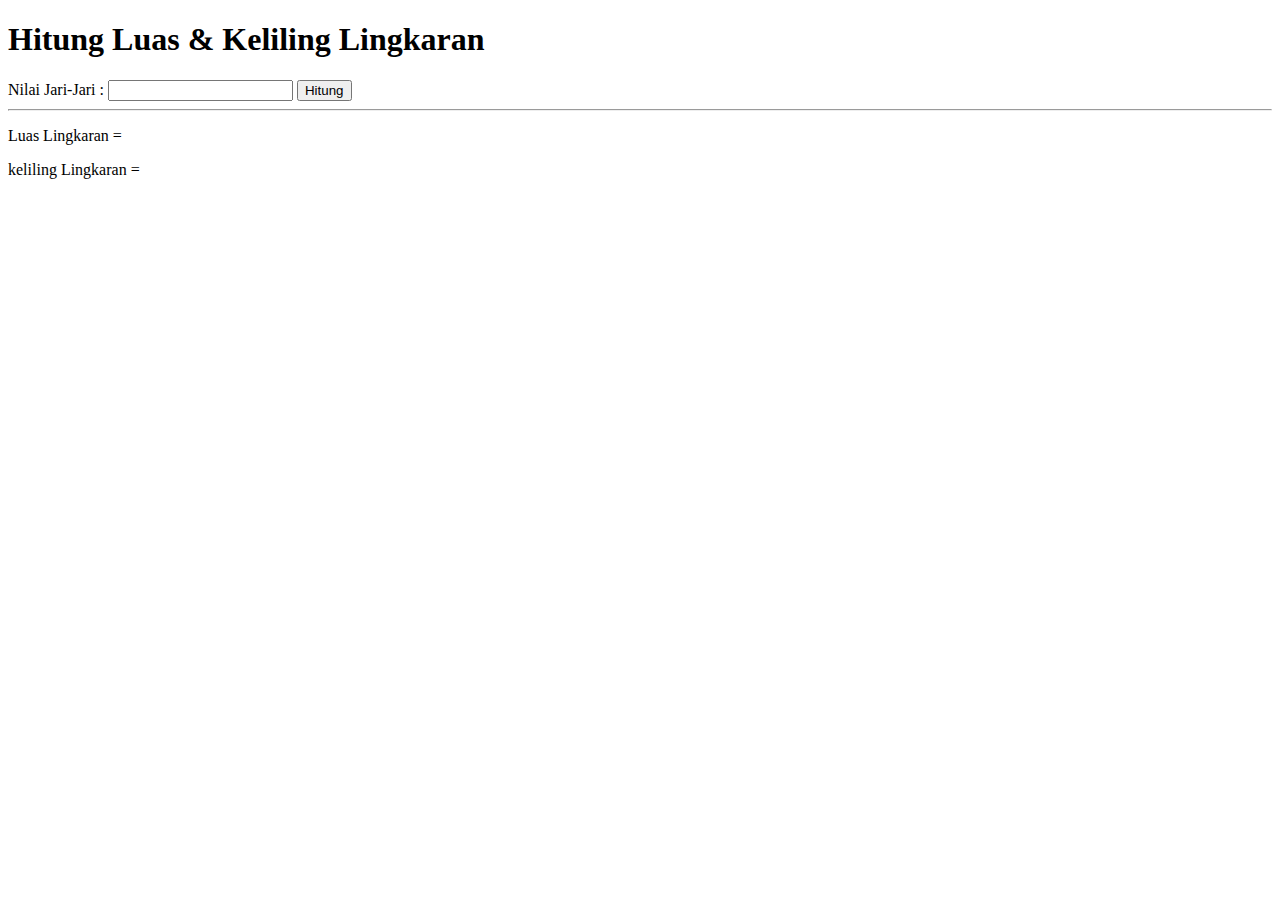
<file: praktikum 11/lingkaran.html>
<!DOCTYPE html>
<html lang="en">
<head>
    <meta charset="UTF-8">
    <meta name="viewport" content="width=device-width, initial-scale=1.0">
    <title>Lingkaran </title>
</head>
<body>
    <h1>Hitung Luas & Keliling Lingkaran</h1>

    <label for="jari2">Nilai Jari-Jari :</label>
    <input type="number" id="jari2">
    <button onclick="HitungLingkaran()">Hitung</button>

    <hr>
    <p> Luas Lingkaran = <span id="hasilLuas"></span>  </p>
    <p> keliling Lingkaran = <span id="hasilkeliling"></span>  </p>
    <script>
        function HitungLingkaran(){
            let jari2 = document.getElementById("jari2").value;
            const phi = 3.14;

            //Rumus Luas Lingkaran
            let hasilLuas = phi * jari2 * jari2;

            console.log(" Luas Lingkaran = " + hasilLuas);

            let hasilLuas2 = document.getElementById("hasilLuas");
            hasilLuas2.innerHTML = hasilLuas;

            // Rumus Keliling Lingkaran
            let hasilkeliling = 2 * phi * jari2;

            console.log(" keliling Lingkaran = " + hasilkeliling);

            let hasilkeliling2 = document.getElementById("hasilkeliling");
            hasilkeliling2.innerHTML = hasilkeliling;
            
        }
    </script>

</body>
</html>
</file>
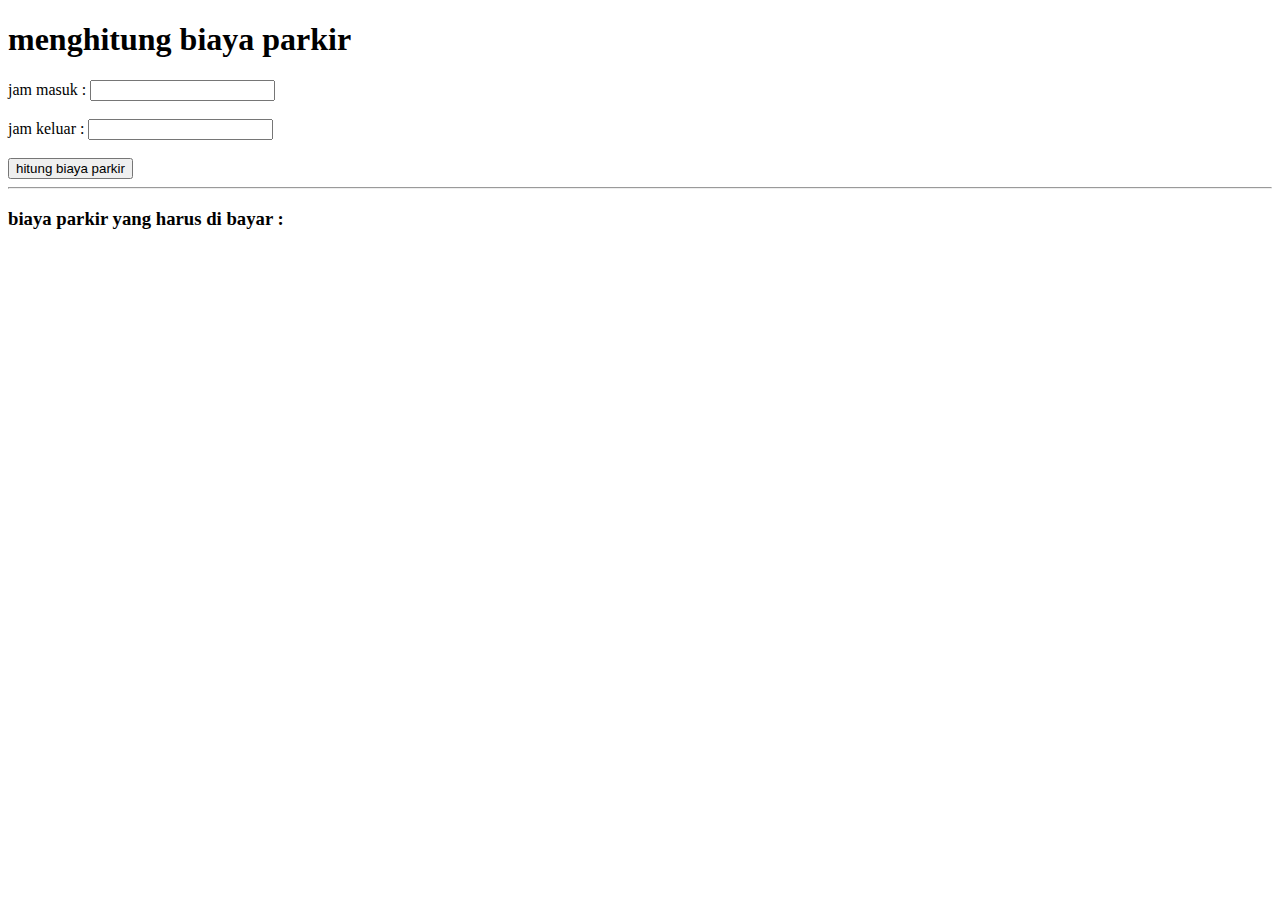
<file: praktikum 11/parkir.html>
<!DOCTYPE html>
<html lang="en">
<head>
    <meta charset="UTF-8">
    <meta name="viewport" content="width=device-width, initial-scale=1.0">
    <title>Document</title>
    <script>

       function hitung_biaya(){
        const per2jam = 3000;
        const perjam = 1000;

        let masuk = document.getElementById("msk").value    ;
        let keluar = document.getElementById("klr").value   ;
        let selisih = keluar - masuk;
        let biaya = 0;
            biaya = per2jam;  
        if(selisih <=2 ){

        } else{
            let jam_tambahan = selisih - 2;
            biaya = per2jam + ( jam_tambahan * perjam);
        }
        let _hasil = document.getElementById("hasil");
        _hasil.innerHTML = biaya;
       }



    </script>
</head>
<body>
    <h1>menghitung biaya parkir</h1>
    jam masuk : 
    <input type="number" id="msk" value="">
    <br>
    <br>
    jam keluar :
    <input type="number" id="klr" value="">
    <br>
    <br>
    <button onclick="hitung_biaya()">hitung biaya parkir</button>

    <hr>
    <h3>biaya parkir yang harus di bayar : </h3>
    <span id="hasil"></span>


</body>
</html>
</file>
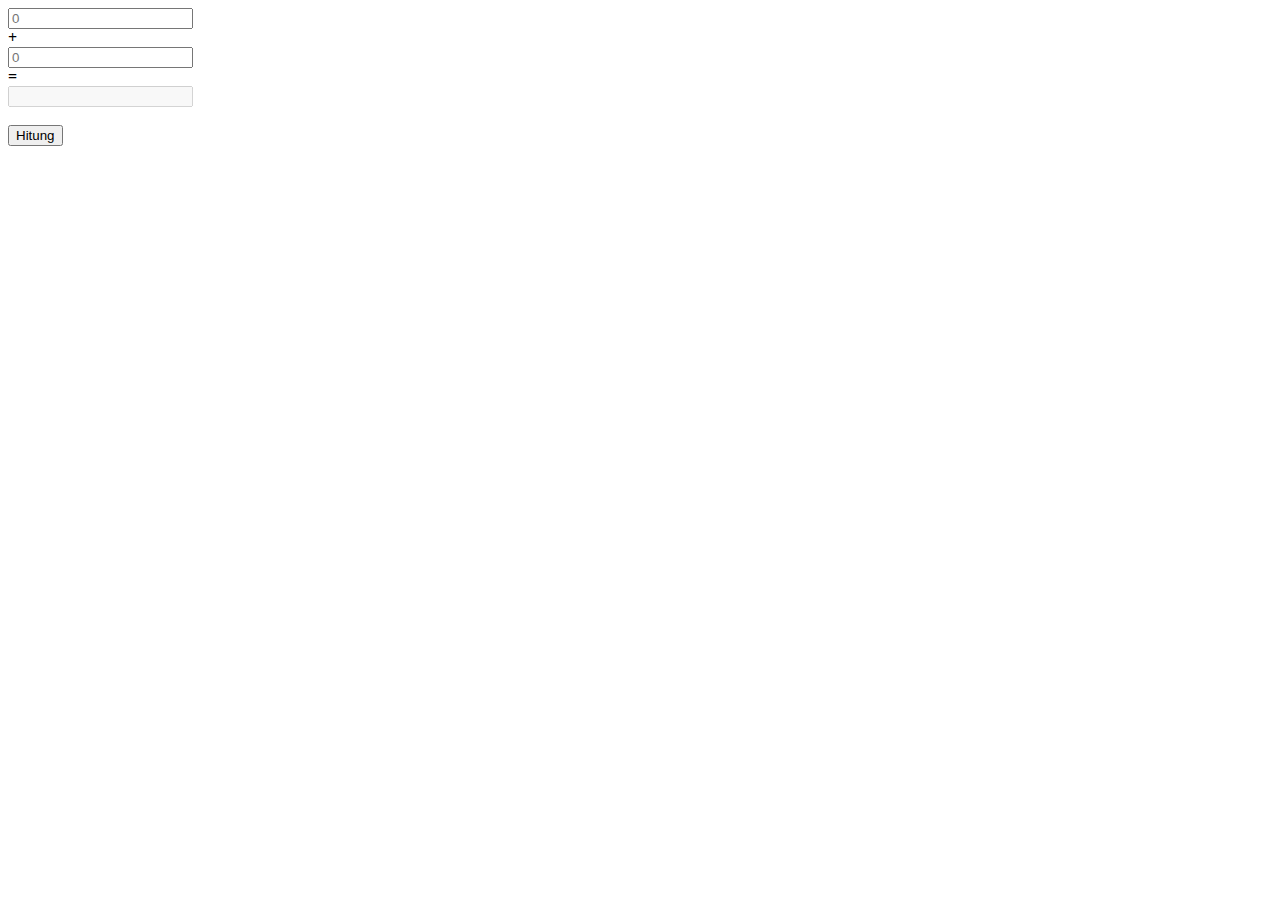
<file: praktikum 11/penjumlahan.html>
<!DOCTYPE html>
<html lang="en">
<head>
    <meta charset="UTF-8">
    <meta name="viewport" content="width=device-width, initial-scale=1.0">
    <title>Document</title>
</head>

<body>
    <input type="number" id="bil1" value="" placeholder="0">
    <br>
    <b>+</b>
    <br>
    <input type="number"id="bil2" value="" placeholder="0">
    <br>
    <b>=</b>
    <br>
    <input type="number"id="bil3" disabled>
    <br>
    <br>
    <button onclick="hitung()">Hitung</button>
</body>

<script>
    function hitung() {
        let bilangan1 = Number(document.getElementById("bil1").value);
        let bilangan2 = Number(document.getElementById("bil2").value);
        console.log(typeof(bilangan1))
        let hasil = bilangan1 + bilangan2;
        document.getElementById ('bil3').value = hasil
    }
</script>
</html>
</file>
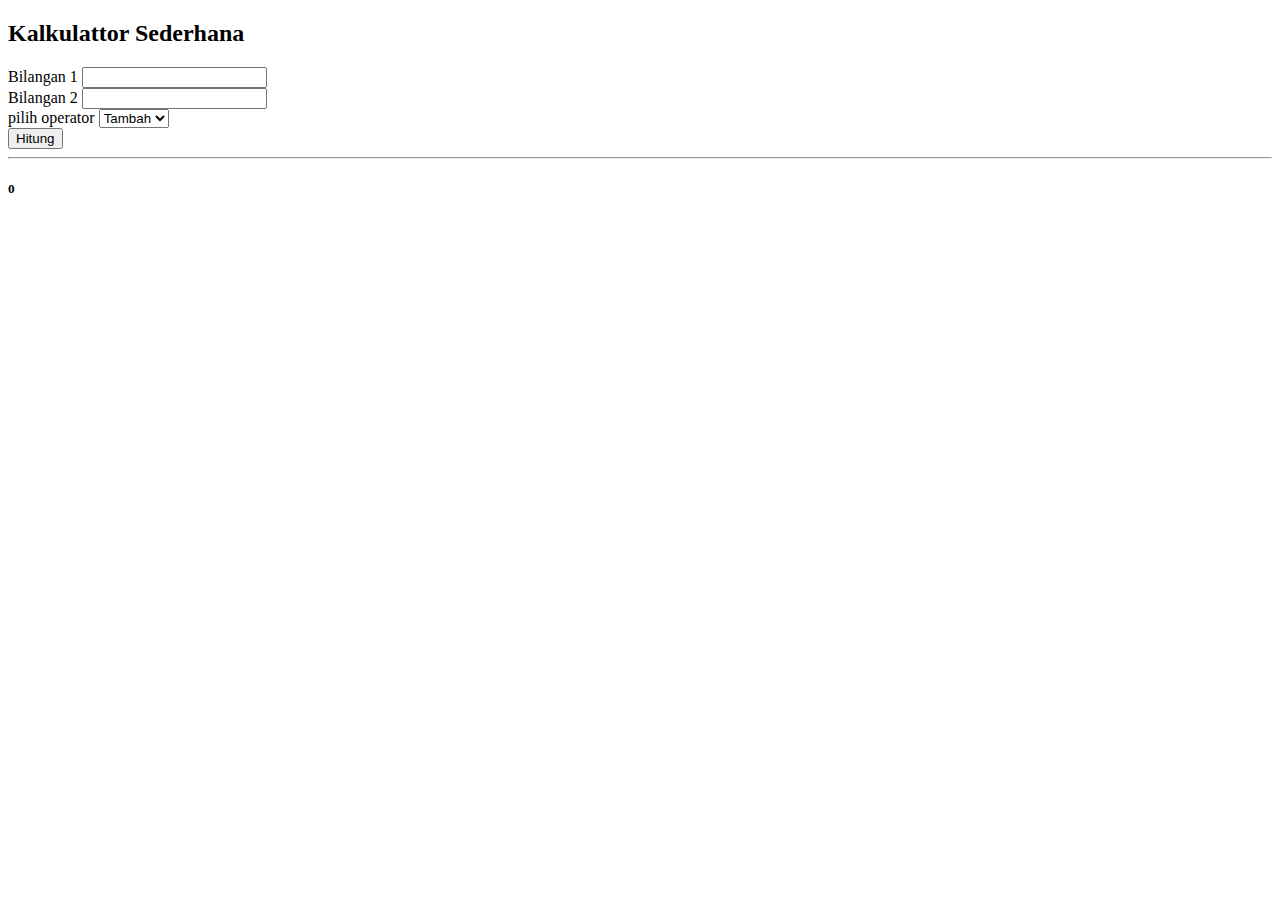
<file: Praktikum 12/kalkulator.html>
<!DOCTYPE html>
<html lang="en">
<head>
    <meta charset="UTF-8">
    <meta name="viewport" content="width=device-width, initial-scale=1.0">
    <title>kalkulator javascript</title>
</head>
<body>
    <h2>Kalkulattor Sederhana</h2>
    <label for="valuel">Bilangan 1</label>
    <input type="number" id="value1">
    <br>
    <label for="value2">Bilangan 2</label>
    <input type="number" id="value2">
    <br>
    <label for="operator">pilih operator</label>
    <select name="" id="operator">
        <option value="+">Tambah</option>
        <option value="-">Kurang</option>
        <option value="/">Bagi</option>
        <option value="*">Kali</option>
    </select>
    <br>
    <button onclick="hitung()">Hitung</button>
    <hr>
    <h5 id="hasil">0</h5>

    <script>
        function hitung(){
            let bilangan1 = parseInt(document.getElementById('value1').value);
            let bilangan2 = parseInt(document.getElementById('value2').value);
            let operator = document.getElementById('operator').value;

            //pengecekan get elemen
            console.log(bilangan1);
            console.log(bilangan2);
            console.log(operator);


            let total = 0;
            if (operator == "+"){
                total = bilangan1 + bilangan2;
            } else if (operator == "-"){
                total = bilangan1 - bilangan2;
            }  else if (operator == "/"){
                total = bilangan1 / bilangan2;
            }  else if (operator == "*"){
                total = bilangan1 * bilangan2;
            } 

            let hasil = document.getElementById('hasil');
            hasil.innerHTML = total;

        }
    </script>

</html>
</file>
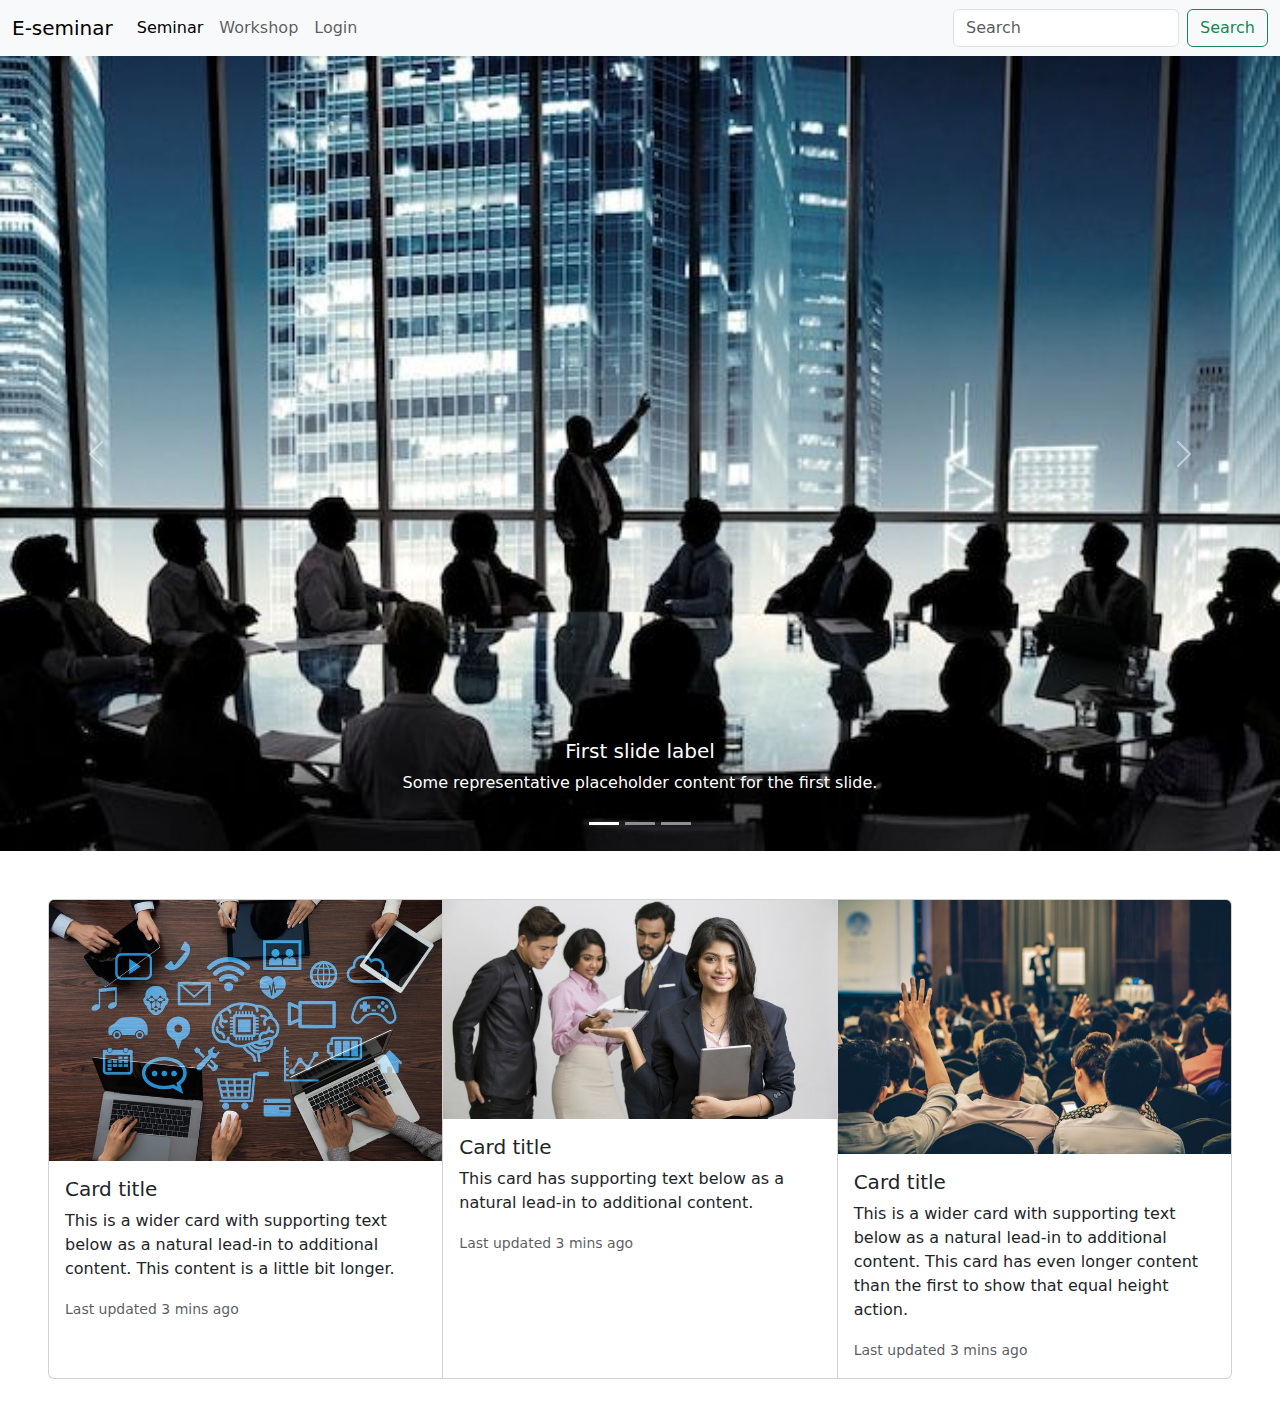
<file: praktikum 9/home.html>
<!DOCTYPE html>
<html lang="en">
<head>
    <meta charset="UTF-8">
    <meta name="viewport" content="width=device-width, initial-scale=1.0">
    <title>Document</title>
<link rel="stylesheet" href="https://cdn.jsdelivr.net/npm/bootstrap@5.3.2/dist/css/bootstrap.min.css"
</head>
<body>
    <nav class="navbar navbar-expand-lg bg-body-tertiary">
        <div class="container-fluid">
          <a class="navbar-brand" href="#">E-seminar</a>
          <button class="navbar-toggler" type="button" data-bs-toggle="collapse" data-bs-target="#navbarTogglerDemo02" aria-controls="navbarTogglerDemo02" aria-expanded="false" aria-label="Toggle navigation">
            <span class="navbar-toggler-icon"></span>
          </button>
          <div class="collapse navbar-collapse" id="navbarTogglerDemo02">
            <ul class="navbar-nav me-auto mb-2 mb-lg-0">
              <li class="nav-item">
                <a class="nav-link active" aria-current="page" href="seminar.html">Seminar</a>
              </li>
              <li class="nav-item">
                <a class="nav-link" href="#">Workshop</a>
              </li>
              <li class="nav-item">
                <a class="nav-link" href="#">Login</a>
              </li>
            </ul>
            <form class="d-flex" role="search">
              <input class="form-control me-2" type="search" placeholder="Search" aria-label="Search">
              <button class="btn btn-outline-success" type="submit">Search</button>
            </form>
          </div>
        </div>
      </nav>

      <div id="carouselExampleCaptions" class="carousel slide">
        <div class="carousel-indicators">
          <button type="button" data-bs-target="#carouselExampleCaptions" data-bs-slide-to="0" class="active" aria-current="true" aria-label="Slide 1"></button>
          <button type="button" data-bs-target="#carouselExampleCaptions" data-bs-slide-to="1" aria-label="Slide 2"></button>
          <button type="button" data-bs-target="#carouselExampleCaptions" data-bs-slide-to="2" aria-label="Slide 3"></button>
        </div>
        <div class="carousel-inner">
          <div class="carousel-item active">
            <img src="seminar 1.jpeg" class="d-block w-100" alt="...">
            <div class="carousel-caption d-none d-md-block">
              <h5>First slide label</h5>
              <p>Some representative placeholder content for the first slide.</p>
            </div>
          </div>
          <div class="carousel-item">
            <img src="seminar2.jpeg" class="d-block w-100" alt="...">
            <div class="carousel-caption d-none d-md-block">
              <h5>Second slide label</h5>
              <p>Some representative placeholder content for the second slide.</p>
            </div>
          </div>
          <div class="carousel-item">
            <img src="teknologi .jpeg" class="d-block w-100" alt="...">
            <div class="carousel-caption d-none d-md-block">
              <h5>Third slide label</h5>
              <p>Some representative placeholder content for the third slide.</p>
            </div>
          </div>
        </div>
        <button class="carousel-control-prev" type="button" data-bs-target="#carouselExampleCaptions" data-bs-slide="prev">
          <span class="carousel-control-prev-icon" aria-hidden="true"></span>
          <span class="visually-hidden">Previous</span>
        </button>
        <button class="carousel-control-next" type="button" data-bs-target="#carouselExampleCaptions" data-bs-slide="next">
          <span class="carousel-control-next-icon" aria-hidden="true"></span>
          <span class="visually-hidden">Next</span>
        </button>
      </div>
      <div class="card-group m-5">
        <div class="card">
          <img src="teknologi .jpeg" class="card-img-top" alt="...">
          <div class="card-body">
            <h5 class="card-title">Card title</h5>
            <p class="card-text">This is a wider card with supporting text below as a natural lead-in to additional content. This content is a little bit longer.</p>
            <p class="card-text"><small class="text-body-secondary">Last updated 3 mins ago</small></p>
          </div>
        </div>
        <div class="card">
          <img src="career.jpeg" class="card-img-top" alt="...">
          <div class="card-body">
            <h5 class="card-title">Card title</h5>
            <p class="card-text">This card has supporting text below as a natural lead-in to additional content.</p>
            <p class="card-text"><small class="text-body-secondary">Last updated 3 mins ago</small></p>
          </div>
        </div>
        <div class="card">
          <img src="seminar2.jpeg" class="card-img-top" alt="...">
          <div class="card-body">
            <h5 class="card-title">Card title</h5>
            <p class="card-text">This is a wider card with supporting text below as a natural lead-in to additional content. This card has even longer content than the first to show that equal height action.</p>
            <p class="card-text"><small class="text-body-secondary">Last updated 3 mins ago</small></p>
          </div>
        </div>
      </div>
      <script src="https://cdn.jsdelivr.net/npm/bootstrap@5.3.2/dist/js/bootstrap.bundle.min.js"></script>
</body>
</html>
</file>
<file: praktikum 13/plugins/daterangepicker/daterangepicker.css>
.daterangepicker {
  position: absolute;
  color: inherit;
  background-color: #fff;
  border-radius: 4px;
  border: 1px solid #ddd;
  width: 278px;
  max-width: none;
  padding: 0;
  margin-top: 7px;
  top: 100px;
  left: 20px;
  z-index: 3001;
  display: none;
  font-family: arial;
  font-size: 15px;
  line-height: 1em;
}

.daterangepicker:before, .daterangepicker:after {
  position: absolute;
  display: inline-block;
  border-bottom-color: rgba(0, 0, 0, 0.2);
  content: '';
}

.daterangepicker:before {
  top: -7px;
  border-right: 7px solid transparent;
  border-left: 7px solid transparent;
  border-bottom: 7px solid #ccc;
}

.daterangepicker:after {
  top: -6px;
  border-right: 6px solid transparent;
  border-bottom: 6px solid #fff;
  border-left: 6px solid transparent;
}

.daterangepicker.opensleft:before {
  right: 9px;
}

.daterangepicker.opensleft:after {
  right: 10px;
}

.daterangepicker.openscenter:before {
  left: 0;
  right: 0;
  width: 0;
  margin-left: auto;
  margin-right: auto;
}

.daterangepicker.openscenter:after {
  left: 0;
  right: 0;
  width: 0;
  margin-left: auto;
  margin-right: auto;
}

.daterangepicker.opensright:before {
  left: 9px;
}

.daterangepicker.opensright:after {
  left: 10px;
}

.daterangepicker.drop-up {
  margin-top: -7px;
}

.daterangepicker.drop-up:before {
  top: initial;
  bottom: -7px;
  border-bottom: initial;
  border-top: 7px solid #ccc;
}

.daterangepicker.drop-up:after {
  top: initial;
  bottom: -6px;
  border-bottom: initial;
  border-top: 6px solid #fff;
}

.daterangepicker.single .daterangepicker .ranges, .daterangepicker.single .drp-calendar {
  float: none;
}

.daterangepicker.single .drp-selected {
  display: none;
}

.daterangepicker.show-calendar .drp-calendar {
  display: block;
}

.daterangepicker.show-calendar .drp-buttons {
  display: block;
}

.daterangepicker.auto-apply .drp-buttons {
  display: none;
}

.daterangepicker .drp-calendar {
  display: none;
  max-width: 270px;
}

.daterangepicker .drp-calendar.left {
  padding: 8px 0 8px 8px;
}

.daterangepicker .drp-calendar.right {
  padding: 8px;
}

.daterangepicker .drp-calendar.single .calendar-table {
  border: none;
}

.daterangepicker .calendar-table .next span, .daterangepicker .calendar-table .prev span {
  color: #fff;
  border: solid black;
  border-width: 0 2px 2px 0;
  border-radius: 0;
  display: inline-block;
  padding: 3px;
}

.daterangepicker .calendar-table .next span {
  transform: rotate(-45deg);
  -webkit-transform: rotate(-45deg);
}

.daterangepicker .calendar-table .prev span {
  transform: rotate(135deg);
  -webkit-transform: rotate(135deg);
}

.daterangepicker .calendar-table th, .daterangepicker .calendar-table td {
  white-space: nowrap;
  text-align: center;
  vertical-align: middle;
  min-width: 32px;
  width: 32px;
  height: 24px;
  line-height: 24px;
  font-size: 12px;
  border-radius: 4px;
  border: 1px solid transparent;
  white-space: nowrap;
  cursor: pointer;
}

.daterangepicker .calendar-table {
  border: 1px solid #fff;
  border-radius: 4px;
  background-color: #fff;
}

.daterangepicker .calendar-table table {
  width: 100%;
  margin: 0;
  border-spacing: 0;
  border-collapse: collapse;
}

.daterangepicker td.available:hover, .daterangepicker th.available:hover {
  background-color: #eee;
  border-color: transparent;
  color: inherit;
}

.daterangepicker td.week, .daterangepicker th.week {
  font-size: 80%;
  color: #ccc;
}

.daterangepicker td.off, .daterangepicker td.off.in-range, .daterangepicker td.off.start-date, .daterangepicker td.off.end-date {
  background-color: #fff;
  border-color: transparent;
  color: #999;
}

.daterangepicker td.in-range {
  background-color: #ebf4f8;
  border-color: transparent;
  color: #000;
  border-radius: 0;
}

.daterangepicker td.start-date {
  border-radius: 4px 0 0 4px;
}

.daterangepicker td.end-date {
  border-radius: 0 4px 4px 0;
}

.daterangepicker td.start-date.end-date {
  border-radius: 4px;
}

.daterangepicker td.active, .daterangepicker td.active:hover {
  background-color: #357ebd;
  border-color: transparent;
  color: #fff;
}

.daterangepicker th.month {
  width: auto;
}

.daterangepicker td.disabled, .daterangepicker option.disabled {
  color: #999;
  cursor: not-allowed;
  text-decoration: line-through;
}

.daterangepicker select.monthselect, .daterangepicker select.yearselect {
  font-size: 12px;
  padding: 1px;
  height: auto;
  margin: 0;
  cursor: default;
}

.daterangepicker select.monthselect {
  margin-right: 2%;
  width: 56%;
}

.daterangepicker select.yearselect {
  width: 40%;
}

.daterangepicker select.hourselect, .daterangepicker select.minuteselect, .daterangepicker select.secondselect, .daterangepicker select.ampmselect {
  width: 50px;
  margin: 0 auto;
  background: #eee;
  border: 1px solid #eee;
  padding: 2px;
  outline: 0;
  font-size: 12px;
}

.daterangepicker .calendar-time {
  text-align: center;
  margin: 4px auto 0 auto;
  line-height: 30px;
  position: relative;
}

.daterangepicker .calendar-time select.disabled {
  color: #ccc;
  cursor: not-allowed;
}

.daterangepicker .drp-buttons {
  clear: both;
  text-align: right;
  padding: 8px;
  border-top: 1px solid #ddd;
  display: none;
  line-height: 12px;
  vertical-align: middle;
}

.daterangepicker .drp-selected {
  display: inline-block;
  font-size: 12px;
  padding-right: 8px;
}

.daterangepicker .drp-buttons .btn {
  margin-left: 8px;
  font-size: 12px;
  font-weight: bold;
  padding: 4px 8px;
}

.daterangepicker.show-ranges.single.rtl .drp-calendar.left {
  border-right: 1px solid #ddd;
}

.daterangepicker.show-ranges.single.ltr .drp-calendar.left {
  border-left: 1px solid #ddd;
}

.daterangepicker.show-ranges.rtl .drp-calendar.right {
  border-right: 1px solid #ddd;
}

.daterangepicker.show-ranges.ltr .drp-calendar.left {
  border-left: 1px solid #ddd;
}

.daterangepicker .ranges {
  float: none;
  text-align: left;
  margin: 0;
}

.daterangepicker.show-calendar .ranges {
  margin-top: 8px;
}

.daterangepicker .ranges ul {
  list-style: none;
  margin: 0 auto;
  padding: 0;
  width: 100%;
}

.daterangepicker .ranges li {
  font-size: 12px;
  padding: 8px 12px;
  cursor: pointer;
}

.daterangepicker .ranges li:hover {
  background-color: #eee;
}

.daterangepicker .ranges li.active {
  background-color: #08c;
  color: #fff;
}

/*  Larger Screen Styling */
@media (min-width: 564px) {
  .daterangepicker {
    width: auto;
  }

  .daterangepicker .ranges ul {
    width: 140px;
  }

  .daterangepicker.single .ranges ul {
    width: 100%;
  }

  .daterangepicker.single .drp-calendar.left {
    clear: none;
  }

  .daterangepicker.single .ranges, .daterangepicker.single .drp-calendar {
    float: left;
  }

  .daterangepicker {
    direction: ltr;
    text-align: left;
  }

  .daterangepicker .drp-calendar.left {
    clear: left;
    margin-right: 0;
  }

  .daterangepicker .drp-calendar.left .calendar-table {
    border-right: none;
    border-top-right-radius: 0;
    border-bottom-right-radius: 0;
  }

  .daterangepicker .drp-calendar.right {
    margin-left: 0;
  }

  .daterangepicker .drp-calendar.right .calendar-table {
    border-left: none;
    border-top-left-radius: 0;
    border-bottom-left-radius: 0;
  }

  .daterangepicker .drp-calendar.left .calendar-table {
    padding-right: 8px;
  }

  .daterangepicker .ranges, .daterangepicker .drp-calendar {
    float: left;
  }
}

@media (min-width: 730px) {
  .daterangepicker .ranges {
    width: auto;
  }

  .daterangepicker .ranges {
    float: left;
  }

  .daterangepicker.rtl .ranges {
    float: right;
  }

  .daterangepicker .drp-calendar.left {
    clear: none !important;
  }
}
</file>
<file: praktikum 7/style.css>
nav {
    background-color: black;
    color: white;
}

.Karyawan{
    display: flex;
    width: 50%;
    margin-left: 100px;
    align-items: center;
    justify-content: space-between;
} 
a {
    text-decoration: none;
    color: beige;
}
form {
    width: 20%;
    margin: auto;
}
th {
    text-align: right;
}
th, td {
    padding:5px;
}
</file>
<file: praktikum 13/plugins/jqvmap/jqvmap.min.css>
.jqvmap-label,.jqvmap-pin{pointer-events:none}.jqvmap-label{position:absolute;display:none;-webkit-border-radius:3px;-moz-border-radius:3px;border-radius:3px;background:#292929;color:#fff;font-family:sans-serif,Verdana;font-size:smaller;padding:3px}.jqvmap-zoomin,.jqvmap-zoomout{position:absolute;left:10px;-webkit-border-radius:3px;-moz-border-radius:3px;border-radius:3px;background:#000;padding:3px;color:#fff;width:10px;height:10px;cursor:pointer;line-height:10px;text-align:center}.jqvmap-zoomin{top:10px}.jqvmap-zoomout{top:30px}.jqvmap-region{cursor:pointer}.jqvmap-ajax_response{width:100%;height:500px}
</file>
<file: praktikum 13/plugins/overlayScrollbars/css/OverlayScrollbars.min.css>
/*!
 * OverlayScrollbars
 * https://github.com/KingSora/OverlayScrollbars
 *
 * Version: 1.13.0
 *
 * Copyright KingSora | Rene Haas.
 * https://github.com/KingSora
 *
 * Released under the MIT license.
 * Date: 02.08.2020
 */
html.os-html,html.os-html>.os-host{display:block;overflow:hidden;box-sizing:border-box;height:100%!important;width:100%!important;min-width:100%!important;min-height:100%!important;margin:0!important;position:absolute!important}html.os-html>.os-host>.os-padding{position:absolute}body.os-dragging,body.os-dragging *{cursor:default}.os-host,.os-host-textarea{position:relative;overflow:visible!important;-webkit-box-orient:vertical;-webkit-box-direction:normal;-ms-flex-direction:column;flex-direction:column;-ms-flex-wrap:nowrap;flex-wrap:nowrap;-webkit-box-pack:start;-ms-flex-pack:start;justify-content:flex-start;-ms-flex-line-pack:start;align-content:flex-start;-webkit-box-align:start;-ms-flex-align:start;-ms-grid-row-align:flex-start;align-items:flex-start}.os-host-flexbox{overflow:hidden!important;display:-webkit-box;display:-ms-flexbox;display:flex}.os-host-flexbox>.os-size-auto-observer{height:inherit!important}.os-host-flexbox>.os-content-glue{-webkit-box-flex:1;-ms-flex-positive:1;flex-grow:1;-ms-flex-negative:0;flex-shrink:0}.os-host-flexbox>.os-size-auto-observer,.os-host-flexbox>.os-content-glue{min-height:0;min-width:0;-webkit-box-flex:0;-ms-flex-positive:0;flex-grow:0;-ms-flex-negative:1;flex-shrink:1;-ms-flex-preferred-size:auto;flex-basis:auto}#os-dummy-scrollbar-size{position:fixed;opacity:0;-ms-filter:'progid:DXImageTransform.Microsoft.Alpha(Opacity=0)';visibility:hidden;overflow:scroll;height:500px;width:500px}#os-dummy-scrollbar-size>div{width:200%;height:200%;margin:10px 0}#os-dummy-scrollbar-size:before,#os-dummy-scrollbar-size:after,.os-content:before,.os-content:after{content:'';display:table;width:.01px;height:.01px;line-height:0;font-size:0;flex-grow:0;flex-shrink:0;visibility:hidden}#os-dummy-scrollbar-size,.os-viewport{-ms-overflow-style:scrollbar!important}.os-viewport-native-scrollbars-invisible#os-dummy-scrollbar-size,.os-viewport-native-scrollbars-invisible.os-viewport{scrollbar-width:none!important}.os-viewport-native-scrollbars-invisible#os-dummy-scrollbar-size::-webkit-scrollbar,.os-viewport-native-scrollbars-invisible.os-viewport::-webkit-scrollbar,.os-viewport-native-scrollbars-invisible#os-dummy-scrollbar-size::-webkit-scrollbar-corner,.os-viewport-native-scrollbars-invisible.os-viewport::-webkit-scrollbar-corner{display:none!important;width:0!important;height:0!important;visibility:hidden!important;background:0 0!important}.os-content-glue{box-sizing:inherit;max-height:100%;max-width:100%;width:100%;pointer-events:none}.os-padding{box-sizing:inherit;direction:inherit;position:absolute;overflow:visible;padding:0;margin:0;left:0;top:0;bottom:0;right:0;width:auto!important;height:auto!important;z-index:0}.os-host-overflow>.os-padding{overflow:hidden}.os-viewport{direction:inherit!important;box-sizing:inherit!important;resize:none!important;outline:0!important;position:absolute;overflow:hidden;top:0;left:0;bottom:0;right:0;padding:0;margin:0;-webkit-overflow-scrolling:touch}.os-content-arrange{position:absolute;z-index:-1;min-height:1px;min-width:1px;pointer-events:none}.os-content{direction:inherit;box-sizing:border-box!important;position:relative;display:block;height:100%;width:100%;height:100%;width:100%;visibility:visible}.os-content>.os-textarea{box-sizing:border-box!important;direction:inherit!important;background:0 0!important;outline:0 transparent!important;overflow:hidden!important;position:absolute!important;display:block!important;top:0!important;left:0!important;margin:0!important;border-radius:0!important;float:none!important;-webkit-filter:none!important;filter:none!important;border:0!important;resize:none!important;-webkit-transform:none!important;transform:none!important;max-width:none!important;max-height:none!important;box-shadow:none!important;-webkit-perspective:none!important;perspective:none!important;opacity:1!important;z-index:1!important;clip:auto!important;vertical-align:baseline!important;padding:0}.os-host-rtl>.os-padding>.os-viewport>.os-content>.os-textarea{right:0!important}.os-content>.os-textarea-cover{z-index:-1;pointer-events:none}.os-content>.os-textarea[wrap=off]{white-space:pre!important;margin:0!important}.os-text-inherit{font-family:inherit;font-size:inherit;font-weight:inherit;font-style:inherit;font-variant:inherit;text-transform:inherit;text-decoration:inherit;text-indent:inherit;text-align:inherit;text-shadow:inherit;text-overflow:inherit;letter-spacing:inherit;word-spacing:inherit;line-height:inherit;unicode-bidi:inherit;direction:inherit;color:inherit;cursor:text}.os-resize-observer,.os-resize-observer-host{box-sizing:inherit;display:block;visibility:hidden;position:absolute;top:0;left:0;height:100%;width:100%;overflow:hidden;pointer-events:none;z-index:-1}.os-resize-observer-host{padding:inherit;border:inherit;border-color:transparent;border-style:solid;box-sizing:border-box}.os-resize-observer-host.observed{display:flex;flex-direction:column;justify-content:flex-start;align-items:flex-start}.os-resize-observer-host>.os-resize-observer,.os-resize-observer-host.observed>.os-resize-observer{height:200%;width:200%;padding:inherit;border:inherit;margin:0;display:block;box-sizing:content-box}.os-resize-observer-host.observed>.os-resize-observer,.os-resize-observer-host.observed>.os-resize-observer:before{display:flex;position:relative;flex-grow:1;flex-shrink:0;flex-basis:auto;box-sizing:border-box}.os-resize-observer-host.observed>.os-resize-observer:before{content:'';box-sizing:content-box;padding:inherit;border:inherit;margin:0}.os-size-auto-observer{box-sizing:inherit!important;height:100%;width:inherit;max-width:1px;position:relative;float:left;max-height:1px;overflow:hidden;z-index:-1;padding:0;margin:0;pointer-events:none;-webkit-box-flex:inherit;-ms-flex-positive:inherit;flex-grow:inherit;-ms-flex-negative:0;flex-shrink:0;-ms-flex-preferred-size:0;flex-basis:0}.os-size-auto-observer>.os-resize-observer{width:1000%;height:1000%;min-height:1px;min-width:1px}.os-resize-observer-item{position:absolute;top:0;right:0;bottom:0;left:0;overflow:hidden;z-index:-1;opacity:0;direction:ltr!important;-webkit-box-flex:0!important;-ms-flex:none!important;flex:none!important}.os-resize-observer-item-final{position:absolute;left:0;top:0;-webkit-transition:none!important;transition:none!important;-webkit-box-flex:0!important;-ms-flex:none!important;flex:none!important}.os-resize-observer{-webkit-animation-duration:.001s;animation-duration:.001s;-webkit-animation-name:os-resize-observer-dummy-animation;animation-name:os-resize-observer-dummy-animation}object.os-resize-observer{box-sizing:border-box!important}@-webkit-keyframes os-resize-observer-dummy-animation{0%{z-index:0}to{z-index:-1}}@keyframes os-resize-observer-dummy-animation{0%{z-index:0}to{z-index:-1}}.os-host-transition>.os-scrollbar,.os-host-transition>.os-scrollbar-corner{-webkit-transition:opacity .3s,visibility .3s,top .3s,right .3s,bottom .3s,left .3s;transition:opacity .3s,visibility .3s,top .3s,right .3s,bottom .3s,left .3s}html.os-html>.os-host>.os-scrollbar{position:absolute;z-index:999999}.os-scrollbar,.os-scrollbar-corner{position:absolute;opacity:1;-ms-filter:'progid:DXImageTransform.Microsoft.Alpha(Opacity=100)';z-index:1}.os-scrollbar-corner{bottom:0;right:0}.os-scrollbar{pointer-events:none}.os-scrollbar-track{pointer-events:auto;position:relative;height:100%;width:100%;padding:0!important;border:0!important}.os-scrollbar-handle{pointer-events:auto;position:absolute;width:100%;height:100%}.os-scrollbar-handle-off,.os-scrollbar-track-off{pointer-events:none}.os-scrollbar.os-scrollbar-unusable,.os-scrollbar.os-scrollbar-unusable *{pointer-events:none!important}.os-scrollbar.os-scrollbar-unusable .os-scrollbar-handle{opacity:0!important}.os-scrollbar-horizontal{bottom:0;left:0}.os-scrollbar-vertical{top:0;right:0}.os-host-rtl>.os-scrollbar-horizontal{right:0}.os-host-rtl>.os-scrollbar-vertical{right:auto;left:0}.os-host-rtl>.os-scrollbar-corner{right:auto;left:0}.os-scrollbar-auto-hidden,.os-padding+.os-scrollbar-corner,.os-host-resize-disabled.os-host-scrollbar-horizontal-hidden>.os-scrollbar-corner,.os-host-scrollbar-horizontal-hidden>.os-scrollbar-horizontal,.os-host-resize-disabled.os-host-scrollbar-vertical-hidden>.os-scrollbar-corner,.os-host-scrollbar-vertical-hidden>.os-scrollbar-vertical,.os-scrollbar-horizontal.os-scrollbar-auto-hidden+.os-scrollbar-vertical+.os-scrollbar-corner,.os-scrollbar-horizontal+.os-scrollbar-vertical.os-scrollbar-auto-hidden+.os-scrollbar-corner,.os-scrollbar-horizontal.os-scrollbar-auto-hidden+.os-scrollbar-vertical.os-scrollbar-auto-hidden+.os-scrollbar-corner{opacity:0;visibility:hidden;pointer-events:none}.os-scrollbar-corner-resize-both{cursor:nwse-resize}.os-host-rtl>.os-scrollbar-corner-resize-both{cursor:nesw-resize}.os-scrollbar-corner-resize-horizontal{cursor:ew-resize}.os-scrollbar-corner-resize-vertical{cursor:ns-resize}.os-dragging .os-scrollbar-corner.os-scrollbar-corner-resize{cursor:default}.os-host-resize-disabled.os-host-scrollbar-horizontal-hidden>.os-scrollbar-vertical{top:0;bottom:0}.os-host-resize-disabled.os-host-scrollbar-vertical-hidden>.os-scrollbar-horizontal,.os-host-rtl.os-host-resize-disabled.os-host-scrollbar-vertical-hidden>.os-scrollbar-horizontal{right:0;left:0}.os-scrollbar:hover,.os-scrollbar-corner.os-scrollbar-corner-resize{opacity:1!important;visibility:visible!important}.os-scrollbar-corner.os-scrollbar-corner-resize{background-image:url([data-uri]);background-repeat:no-repeat;background-position:100% 100%;pointer-events:auto!important}.os-host-rtl>.os-scrollbar-corner.os-scrollbar-corner-resize{-webkit-transform:scale(-1,1);transform:scale(-1,1)}.os-host-overflow{overflow:hidden!important}.os-theme-none>.os-scrollbar-horizontal,.os-theme-none>.os-scrollbar-vertical,.os-theme-none>.os-scrollbar-corner{display:none!important}.os-theme-none>.os-scrollbar-corner-resize{display:block!important;min-width:10px;min-height:10px}.os-theme-dark>.os-scrollbar-horizontal,.os-theme-light>.os-scrollbar-horizontal{right:10px;height:10px}.os-theme-dark>.os-scrollbar-vertical,.os-theme-light>.os-scrollbar-vertical{bottom:10px;width:10px}.os-theme-dark.os-host-rtl>.os-scrollbar-horizontal,.os-theme-light.os-host-rtl>.os-scrollbar-horizontal{left:10px;right:0}.os-theme-dark>.os-scrollbar-corner,.os-theme-light>.os-scrollbar-corner{height:10px;width:10px}.os-theme-dark>.os-scrollbar-corner,.os-theme-light>.os-scrollbar-corner{background-color:transparent}.os-theme-dark>.os-scrollbar,.os-theme-light>.os-scrollbar{padding:2px;box-sizing:border-box;background:0 0}.os-theme-dark>.os-scrollbar.os-scrollbar-unusable,.os-theme-light>.os-scrollbar.os-scrollbar-unusable{background:0 0}.os-theme-dark>.os-scrollbar>.os-scrollbar-track,.os-theme-light>.os-scrollbar>.os-scrollbar-track{background:0 0}.os-theme-dark>.os-scrollbar-horizontal>.os-scrollbar-track>.os-scrollbar-handle,.os-theme-light>.os-scrollbar-horizontal>.os-scrollbar-track>.os-scrollbar-handle{min-width:30px}.os-theme-dark>.os-scrollbar-vertical>.os-scrollbar-track>.os-scrollbar-handle,.os-theme-light>.os-scrollbar-vertical>.os-scrollbar-track>.os-scrollbar-handle{min-height:30px}.os-theme-dark.os-host-transition>.os-scrollbar>.os-scrollbar-track>.os-scrollbar-handle,.os-theme-light.os-host-transition>.os-scrollbar>.os-scrollbar-track>.os-scrollbar-handle{-webkit-transition:background-color .3s;transition:background-color .3s}.os-theme-dark>.os-scrollbar>.os-scrollbar-track>.os-scrollbar-handle,.os-theme-light>.os-scrollbar>.os-scrollbar-track>.os-scrollbar-handle,.os-theme-dark>.os-scrollbar>.os-scrollbar-track,.os-theme-light>.os-scrollbar>.os-scrollbar-track{border-radius:10px}.os-theme-dark>.os-scrollbar>.os-scrollbar-track>.os-scrollbar-handle{background:rgba(0,0,0,.4)}.os-theme-light>.os-scrollbar>.os-scrollbar-track>.os-scrollbar-handle{background:rgba(255,255,255,.4)}.os-theme-dark>.os-scrollbar:hover>.os-scrollbar-track>.os-scrollbar-handle{background:rgba(0,0,0,.55)}.os-theme-light>.os-scrollbar:hover>.os-scrollbar-track>.os-scrollbar-handle{background:rgba(255,255,255,.55)}.os-theme-dark>.os-scrollbar>.os-scrollbar-track>.os-scrollbar-handle.active{background:rgba(0,0,0,.7)}.os-theme-light>.os-scrollbar>.os-scrollbar-track>.os-scrollbar-handle.active{background:rgba(255,255,255,.7)}.os-theme-dark>.os-scrollbar-horizontal .os-scrollbar-handle:before,.os-theme-dark>.os-scrollbar-vertical .os-scrollbar-handle:before,.os-theme-light>.os-scrollbar-horizontal .os-scrollbar-handle:before,.os-theme-light>.os-scrollbar-vertical .os-scrollbar-handle:before{content:'';position:absolute;left:0;right:0;top:0;bottom:0;display:block}.os-theme-dark.os-host-scrollbar-horizontal-hidden>.os-scrollbar-horizontal .os-scrollbar-handle:before,.os-theme-dark.os-host-scrollbar-vertical-hidden>.os-scrollbar-vertical .os-scrollbar-handle:before,.os-theme-light.os-host-scrollbar-horizontal-hidden>.os-scrollbar-horizontal .os-scrollbar-handle:before,.os-theme-light.os-host-scrollbar-vertical-hidden>.os-scrollbar-vertical .os-scrollbar-handle:before{display:none}.os-theme-dark>.os-scrollbar-horizontal .os-scrollbar-handle:before,.os-theme-light>.os-scrollbar-horizontal .os-scrollbar-handle:before{top:-6px;bottom:-2px}.os-theme-dark>.os-scrollbar-vertical .os-scrollbar-handle:before,.os-theme-light>.os-scrollbar-vertical .os-scrollbar-handle:before{left:-6px;right:-2px}.os-host-rtl.os-theme-dark>.os-scrollbar-vertical .os-scrollbar-handle:before,.os-host-rtl.os-theme-light>.os-scrollbar-vertical .os-scrollbar-handle:before{right:-6px;left:-2px}
</file>
<file: praktikum 13/plugins/summernote/summernote-bs4.min.css>
@font-face{font-display:auto;font-family:summernote;font-style:normal;font-weight:400;src:url(font/summernote.eot?#iefix) format("embedded-opentype"),url(font/summernote.woff2) format("woff2"),url(font/summernote.woff) format("woff"),url(font/summernote.ttf) format("truetype")}[class*=" note-icon"]:before,[class^=note-icon]:before{text-rendering:auto;-moz-osx-font-smoothing:grayscale;-webkit-font-smoothing:antialiased;speak:none;display:inline-block;font-family:summernote;font-size:inherit;font-style:normal;text-decoration:inherit;text-transform:none;vertical-align:middle}.note-icon-fw{text-align:center;width:1.25em}.note-icon-border{border:.08em solid #eee;border-radius:.1em;padding:.2em .25em .15em}.note-icon-pull-left{float:left}.note-icon-pull-right{float:right}.note-icon.note-icon-pull-left{margin-right:.3em}.note-icon.note-icon-pull-right{margin-left:.3em}.note-icon-align:before{content:"\ea01"}.note-icon-align-center:before{content:"\ea02"}.note-icon-align-indent:before{content:"\ea03"}.note-icon-align-justify:before{content:"\ea04"}.note-icon-align-left:before{content:"\ea05"}.note-icon-align-outdent:before{content:"\ea06"}.note-icon-align-right:before{content:"\ea07"}.note-icon-arrow-circle-down:before{content:"\ea08"}.note-icon-arrow-circle-left:before{content:"\ea09"}.note-icon-arrow-circle-right:before{content:"\ea0a"}.note-icon-arrow-circle-up:before{content:"\ea0b"}.note-icon-arrows-alt:before{content:"\ea0c"}.note-icon-arrows-h:before{content:"\ea0d"}.note-icon-arrows-v:before{content:"\ea0e"}.note-icon-bold:before{content:"\ea0f"}.note-icon-caret:before{content:"\ea10"}.note-icon-chain-broken:before{content:"\ea11"}.note-icon-circle:before{content:"\ea12"}.note-icon-close:before{content:"\ea13"}.note-icon-code:before{content:"\ea14"}.note-icon-col-after:before{content:"\ea15"}.note-icon-col-before:before{content:"\ea16"}.note-icon-col-remove:before{content:"\ea17"}.note-icon-eraser:before{content:"\ea18"}.note-icon-float-left:before{content:"\ea19"}.note-icon-float-none:before{content:"\ea1a"}.note-icon-float-right:before{content:"\ea1b"}.note-icon-font:before{content:"\ea1c"}.note-icon-frame:before{content:"\ea1d"}.note-icon-italic:before{content:"\ea1e"}.note-icon-link:before{content:"\ea1f"}.note-icon-magic:before{content:"\ea20"}.note-icon-menu-check:before{content:"\ea21"}.note-icon-minus:before{content:"\ea22"}.note-icon-orderedlist:before{content:"\ea23"}.note-icon-pencil:before{content:"\ea24"}.note-icon-picture:before{content:"\ea25"}.note-icon-question:before{content:"\ea26"}.note-icon-redo:before{content:"\ea27"}.note-icon-rollback:before{content:"\ea28"}.note-icon-row-above:before{content:"\ea29"}.note-icon-row-below:before{content:"\ea2a"}.note-icon-row-remove:before{content:"\ea2b"}.note-icon-special-character:before{content:"\ea2c"}.note-icon-square:before{content:"\ea2d"}.note-icon-strikethrough:before{content:"\ea2e"}.note-icon-subscript:before{content:"\ea2f"}.note-icon-summernote:before{content:"\ea30"}.note-icon-superscript:before{content:"\ea31"}.note-icon-table:before{content:"\ea32"}.note-icon-text-height:before{content:"\ea33"}.note-icon-trash:before{content:"\ea34"}.note-icon-underline:before{content:"\ea35"}.note-icon-undo:before{content:"\ea36"}.note-icon-unorderedlist:before{content:"\ea37"}.note-icon-video:before{content:"\ea38"}.note-editor{position:relative}.note-editor .note-dropzone{background-color:#fff;color:#87cefa;display:none;opacity:.95;position:absolute;z-index:100}.note-editor .note-dropzone .note-dropzone-message{display:table-cell;font-size:28px;font-weight:700;text-align:center;vertical-align:middle}.note-editor .note-dropzone.hover{color:#098ddf}.note-editor.dragover .note-dropzone{display:table}.note-editor .note-editing-area{position:relative}.note-editor .note-editing-area .note-editable{outline:none}.note-editor .note-editing-area .note-editable sup{vertical-align:super}.note-editor .note-editing-area .note-editable sub{vertical-align:sub}.note-editor .note-editing-area .note-editable img.note-float-left{margin-right:10px}.note-editor .note-editing-area .note-editable img.note-float-right{margin-left:10px}.note-editor.note-airframe,.note-editor.note-frame{border:1px solid #00000032}.note-editor.note-airframe.codeview .note-editing-area .note-editable,.note-editor.note-frame.codeview .note-editing-area .note-editable{display:none}.note-editor.note-airframe.codeview .note-editing-area .note-codable,.note-editor.note-frame.codeview .note-editing-area .note-codable{display:block}.note-editor.note-airframe .note-editing-area,.note-editor.note-frame .note-editing-area{overflow:hidden}.note-editor.note-airframe .note-editing-area .note-editable,.note-editor.note-frame .note-editing-area .note-editable{word-wrap:break-word;overflow:auto;padding:10px}.note-editor.note-airframe .note-editing-area .note-editable[contenteditable=false],.note-editor.note-frame .note-editing-area .note-editable[contenteditable=false]{background-color:#8080801d}.note-editor.note-airframe .note-editing-area .note-codable,.note-editor.note-frame .note-editing-area .note-codable{background-color:#222;border:none;border-radius:0;box-shadow:none;-ms-box-sizing:border-box;box-sizing:border-box;color:#ccc;display:none;font-family:Menlo,Monaco,monospace,sans-serif;font-size:14px;margin-bottom:0;outline:none;padding:10px;resize:none;width:100%}.note-editor.note-airframe.fullscreen,.note-editor.note-frame.fullscreen{left:0;position:fixed;top:0;width:100%!important;z-index:1050}.note-editor.note-airframe.fullscreen .note-resizebar,.note-editor.note-frame.fullscreen .note-resizebar{display:none}.note-editor.note-airframe .note-status-output,.note-editor.note-frame .note-status-output{border:0;border-top:1px solid #e2e2e2;color:#000;display:block;font-size:14px;height:20px;line-height:1.42857143;margin-bottom:0;width:100%}.note-editor.note-airframe .note-status-output:empty,.note-editor.note-frame .note-status-output:empty{border-top:0 solid transparent;height:0}.note-editor.note-airframe .note-status-output .pull-right,.note-editor.note-frame .note-status-output .pull-right{float:right!important}.note-editor.note-airframe .note-status-output .text-muted,.note-editor.note-frame .note-status-output .text-muted{color:#777}.note-editor.note-airframe .note-status-output .text-primary,.note-editor.note-frame .note-status-output .text-primary{color:#286090}.note-editor.note-airframe .note-status-output .text-success,.note-editor.note-frame .note-status-output .text-success{color:#3c763d}.note-editor.note-airframe .note-status-output .text-info,.note-editor.note-frame .note-status-output .text-info{color:#31708f}.note-editor.note-airframe .note-status-output .text-warning,.note-editor.note-frame .note-status-output .text-warning{color:#8a6d3b}.note-editor.note-airframe .note-status-output .text-danger,.note-editor.note-frame .note-status-output .text-danger{color:#a94442}.note-editor.note-airframe .note-status-output .alert,.note-editor.note-frame .note-status-output .alert{background-color:#f5f5f5;border-radius:0;color:#000;margin:-7px 0 0;padding:7px 10px 2px}.note-editor.note-airframe .note-status-output .alert .note-icon,.note-editor.note-frame .note-status-output .alert .note-icon{margin-right:5px}.note-editor.note-airframe .note-status-output .alert-success,.note-editor.note-frame .note-status-output .alert-success{background-color:#dff0d8!important;color:#3c763d!important}.note-editor.note-airframe .note-status-output .alert-info,.note-editor.note-frame .note-status-output .alert-info{background-color:#d9edf7!important;color:#31708f!important}.note-editor.note-airframe .note-status-output .alert-warning,.note-editor.note-frame .note-status-output .alert-warning{background-color:#fcf8e3!important;color:#8a6d3b!important}.note-editor.note-airframe .note-status-output .alert-danger,.note-editor.note-frame .note-status-output .alert-danger{background-color:#f2dede!important;color:#a94442!important}.note-editor.note-airframe .note-statusbar,.note-editor.note-frame .note-statusbar{background-color:#8080801d;border-bottom-left-radius:4px;border-bottom-right-radius:4px;border-top:1px solid #00000032}.note-editor.note-airframe .note-statusbar .note-resizebar,.note-editor.note-frame .note-statusbar .note-resizebar{cursor:ns-resize;height:9px;padding-top:1px;width:100%}.note-editor.note-airframe .note-statusbar .note-resizebar .note-icon-bar,.note-editor.note-frame .note-statusbar .note-resizebar .note-icon-bar{border-top:1px solid #00000032;margin:1px auto;width:20px}.note-editor.note-airframe .note-statusbar.locked .note-resizebar,.note-editor.note-frame .note-statusbar.locked .note-resizebar{cursor:default}.note-editor.note-airframe .note-statusbar.locked .note-resizebar .note-icon-bar,.note-editor.note-frame .note-statusbar.locked .note-resizebar .note-icon-bar{display:none}.note-editor.note-airframe .note-placeholder,.note-editor.note-frame .note-placeholder{padding:10px}.note-editor.note-airframe{border:0}.note-editor.note-airframe .note-editing-area .note-editable{padding:0}.note-popover.popover{display:none;max-width:none}.note-popover.popover .popover-content a{display:inline-block;max-width:200px;overflow:hidden;text-overflow:ellipsis;vertical-align:middle;white-space:nowrap}.note-popover.popover .arrow{left:20px!important}.note-toolbar{position:relative}.note-editor .note-toolbar,.note-popover .popover-content{margin:0;padding:0 0 5px 5px}.note-editor .note-toolbar>.note-btn-group,.note-popover .popover-content>.note-btn-group{margin-left:0;margin-right:5px;margin-top:5px}.note-editor .note-toolbar .note-btn-group .note-table,.note-popover .popover-content .note-btn-group .note-table{min-width:0;padding:5px}.note-editor .note-toolbar .note-btn-group .note-table .note-dimension-picker,.note-popover .popover-content .note-btn-group .note-table .note-dimension-picker{font-size:18px}.note-editor .note-toolbar .note-btn-group .note-table .note-dimension-picker .note-dimension-picker-mousecatcher,.note-popover .popover-content .note-btn-group .note-table .note-dimension-picker .note-dimension-picker-mousecatcher{cursor:pointer;height:10em;position:absolute!important;width:10em;z-index:3}.note-editor .note-toolbar .note-btn-group .note-table .note-dimension-picker .note-dimension-picker-unhighlighted,.note-popover .popover-content .note-btn-group .note-table .note-dimension-picker .note-dimension-picker-unhighlighted{background:url("[data-uri]") repeat;height:5em;position:relative!important;width:5em;z-index:1}.note-editor .note-toolbar .note-btn-group .note-table .note-dimension-picker .note-dimension-picker-highlighted,.note-popover .popover-content .note-btn-group .note-table .note-dimension-picker .note-dimension-picker-highlighted{background:url("[data-uri]") repeat;height:1em;position:absolute!important;width:1em;z-index:2}.note-editor .note-toolbar .note-style .dropdown-style blockquote,.note-editor .note-toolbar .note-style .dropdown-style pre,.note-popover .popover-content .note-style .dropdown-style blockquote,.note-popover .popover-content .note-style .dropdown-style pre{margin:0;padding:5px 10px}.note-editor .note-toolbar .note-style .dropdown-style h1,.note-editor .note-toolbar .note-style .dropdown-style h2,.note-editor .note-toolbar .note-style .dropdown-style h3,.note-editor .note-toolbar .note-style .dropdown-style h4,.note-editor .note-toolbar .note-style .dropdown-style h5,.note-editor .note-toolbar .note-style .dropdown-style h6,.note-editor .note-toolbar .note-style .dropdown-style p,.note-popover .popover-content .note-style .dropdown-style h1,.note-popover .popover-content .note-style .dropdown-style h2,.note-popover .popover-content .note-style .dropdown-style h3,.note-popover .popover-content .note-style .dropdown-style h4,.note-popover .popover-content .note-style .dropdown-style h5,.note-popover .popover-content .note-style .dropdown-style h6,.note-popover .popover-content .note-style .dropdown-style p{margin:0;padding:0}.note-editor .note-toolbar .note-color-all .note-dropdown-menu,.note-popover .popover-content .note-color-all .note-dropdown-menu{min-width:337px}.note-editor .note-toolbar .note-color .dropdown-toggle,.note-popover .popover-content .note-color .dropdown-toggle{padding-left:5px;width:20px}.note-editor .note-toolbar .note-color .note-dropdown-menu .note-palette,.note-popover .popover-content .note-color .note-dropdown-menu .note-palette{display:inline-block;margin:0;width:160px}.note-editor .note-toolbar .note-color .note-dropdown-menu .note-palette:first-child,.note-popover .popover-content .note-color .note-dropdown-menu .note-palette:first-child{margin:0 5px}.note-editor .note-toolbar .note-color .note-dropdown-menu .note-palette .note-palette-title,.note-popover .popover-content .note-color .note-dropdown-menu .note-palette .note-palette-title{border-bottom:1px solid #eee;font-size:12px;margin:2px 7px;text-align:center}.note-editor .note-toolbar .note-color .note-dropdown-menu .note-palette .note-color-reset,.note-editor .note-toolbar .note-color .note-dropdown-menu .note-palette .note-color-select,.note-popover .popover-content .note-color .note-dropdown-menu .note-palette .note-color-reset,.note-popover .popover-content .note-color .note-dropdown-menu .note-palette .note-color-select{border-radius:5px;cursor:pointer;font-size:11px;margin:3px;padding:0 3px;width:100%}.note-editor .note-toolbar .note-color .note-dropdown-menu .note-palette .note-color-reset:hover,.note-editor .note-toolbar .note-color .note-dropdown-menu .note-palette .note-color-select:hover,.note-popover .popover-content .note-color .note-dropdown-menu .note-palette .note-color-reset:hover,.note-popover .popover-content .note-color .note-dropdown-menu .note-palette .note-color-select:hover{background:#eee}.note-editor .note-toolbar .note-color .note-dropdown-menu .note-palette .note-color-row,.note-popover .popover-content .note-color .note-dropdown-menu .note-palette .note-color-row{height:20px}.note-editor .note-toolbar .note-color .note-dropdown-menu .note-palette .note-color-select-btn,.note-popover .popover-content .note-color .note-dropdown-menu .note-palette .note-color-select-btn{display:none}.note-editor .note-toolbar .note-color .note-dropdown-menu .note-palette .note-holder-custom .note-color-btn,.note-popover .popover-content .note-color .note-dropdown-menu .note-palette .note-holder-custom .note-color-btn{border:1px solid #eee}.note-editor .note-toolbar .note-para .note-dropdown-menu,.note-popover .popover-content .note-para .note-dropdown-menu{min-width:228px;padding:5px}.note-editor .note-toolbar .note-para .note-dropdown-menu>div+div,.note-popover .popover-content .note-para .note-dropdown-menu>div+div{margin-left:5px}.note-editor .note-toolbar .note-dropdown-menu,.note-popover .popover-content .note-dropdown-menu{min-width:160px}.note-editor .note-toolbar .note-dropdown-menu.right,.note-popover .popover-content .note-dropdown-menu.right{left:auto;right:0}.note-editor .note-toolbar .note-dropdown-menu.right:before,.note-popover .popover-content .note-dropdown-menu.right:before{left:auto!important;right:9px}.note-editor .note-toolbar .note-dropdown-menu.right:after,.note-popover .popover-content .note-dropdown-menu.right:after{left:auto!important;right:10px}.note-editor .note-toolbar .note-dropdown-menu.note-check a i,.note-popover .popover-content .note-dropdown-menu.note-check a i{color:#00bfff;visibility:hidden}.note-editor .note-toolbar .note-dropdown-menu.note-check a.checked i,.note-popover .popover-content .note-dropdown-menu.note-check a.checked i{visibility:visible}.note-editor .note-toolbar .note-fontsize-10,.note-popover .popover-content .note-fontsize-10{font-size:10px}.note-editor .note-toolbar .note-color-palette,.note-popover .popover-content .note-color-palette{line-height:1}.note-editor .note-toolbar .note-color-palette div .note-color-btn,.note-popover .popover-content .note-color-palette div .note-color-btn{border:0;border-radius:0;height:20px;margin:0;padding:0;width:20px}.note-editor .note-toolbar .note-color-palette div .note-color-btn:hover,.note-popover .popover-content .note-color-palette div .note-color-btn:hover{transform:scale(1.2);transition:all .2s}.note-modal .modal-dialog{border-radius:5px;box-shadow:0 3px 9px rgba(0,0,0,.5);outline:0}.note-modal .form-group{margin-left:0;margin-right:0}.note-modal .note-modal-form{margin:0}.note-modal .note-image-dialog .note-dropzone{border:4px dashed #d3d3d3;color:#d3d3d3;font-size:30px;line-height:4;margin-bottom:10px;min-height:100px;text-align:center}@-moz-document url-prefix(){.note-modal .note-image-input{height:auto}}.note-placeholder{color:gray;display:none;position:absolute}.note-handle .note-control-selection{border:1px solid #000;display:none;position:absolute}.note-handle .note-control-selection>div{position:absolute}.note-handle .note-control-selection .note-control-selection-bg{background-color:#000;-ms-filter:progid:DXImageTransform.Microsoft.Alpha(opacity=30);filter:alpha(opacity=30);height:100%;-webkit-opacity:.3;-khtml-opacity:.3;-moz-opacity:.3;opacity:.3;width:100%}.note-handle .note-control-selection .note-control-handle,.note-handle .note-control-selection .note-control-holder,.note-handle .note-control-selection .note-control-sizing{border:1px solid #000;height:7px;width:7px}.note-handle .note-control-selection .note-control-sizing{background-color:#000}.note-handle .note-control-selection .note-control-nw{border-bottom:none;border-right:none;left:-5px;top:-5px}.note-handle .note-control-selection .note-control-ne{border-bottom:none;border-left:none;right:-5px;top:-5px}.note-handle .note-control-selection .note-control-sw{border-right:none;border-top:none;bottom:-5px;left:-5px}.note-handle .note-control-selection .note-control-se{bottom:-5px;cursor:se-resize;right:-5px}.note-handle .note-control-selection .note-control-se.note-control-holder{border-left:none;border-top:none;cursor:default}.note-handle .note-control-selection .note-control-selection-info{background-color:#000;border-radius:5px;bottom:0;color:#fff;-ms-filter:progid:DXImageTransform.Microsoft.Alpha(opacity=70);filter:alpha(opacity=70);font-size:12px;margin:5px;-webkit-opacity:.7;-khtml-opacity:.7;-moz-opacity:.7;opacity:.7;padding:5px;right:0}.note-hint-popover{min-width:100px;padding:2px}.note-hint-popover .popover-content{max-height:150px;overflow:auto;padding:3px}.note-hint-popover .popover-content .note-hint-group .note-hint-item{display:block!important;padding:3px}.note-hint-popover .popover-content .note-hint-group .note-hint-item.active,.note-hint-popover .popover-content .note-hint-group .note-hint-item:hover{background-color:#428bca;clear:both;color:#fff;cursor:pointer;display:block;font-weight:400;line-height:1.4;outline:0;text-decoration:none;white-space:nowrap}body .note-fullscreen-body,html .note-fullscreen-body{overflow:hidden!important}.note-toolbar{background:#8080801d}.note-btn-group .note-btn{border-color:#00000032;font-size:13px;padding:.28rem .65rem}
</file>
